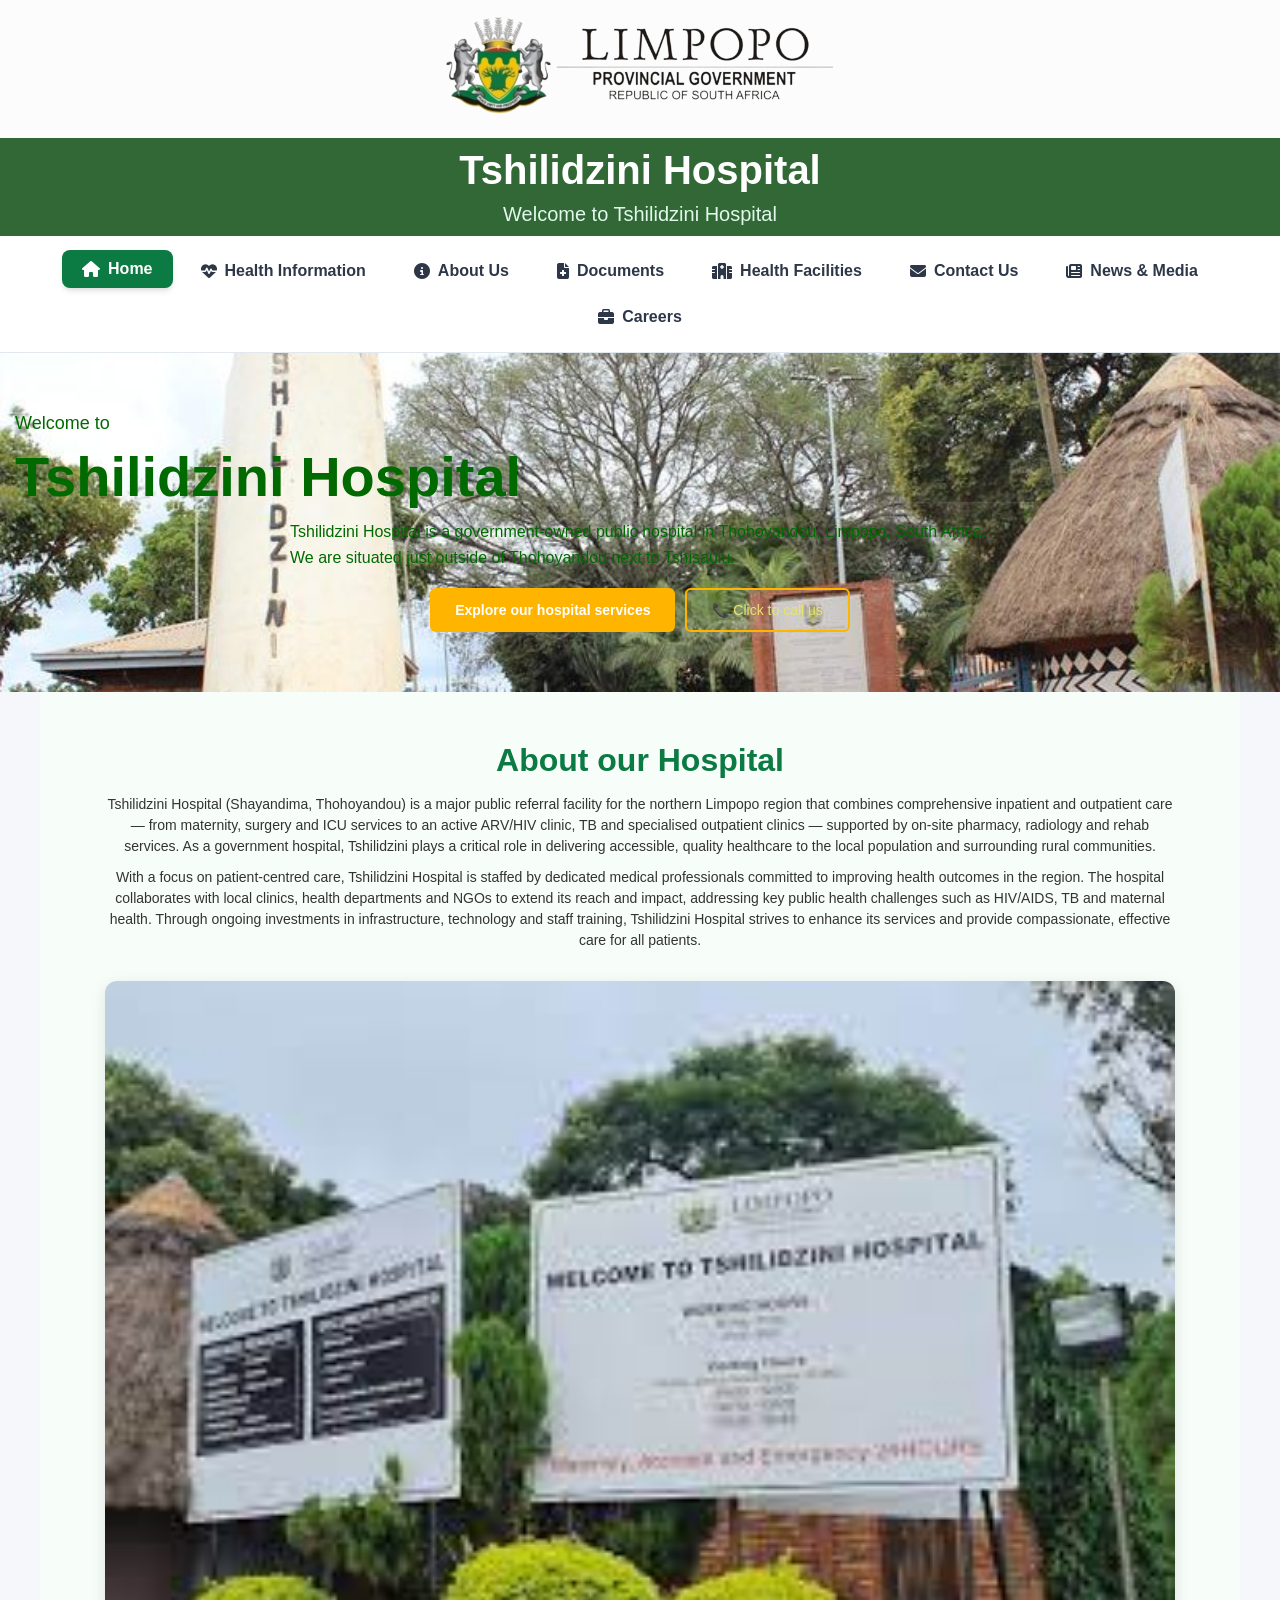
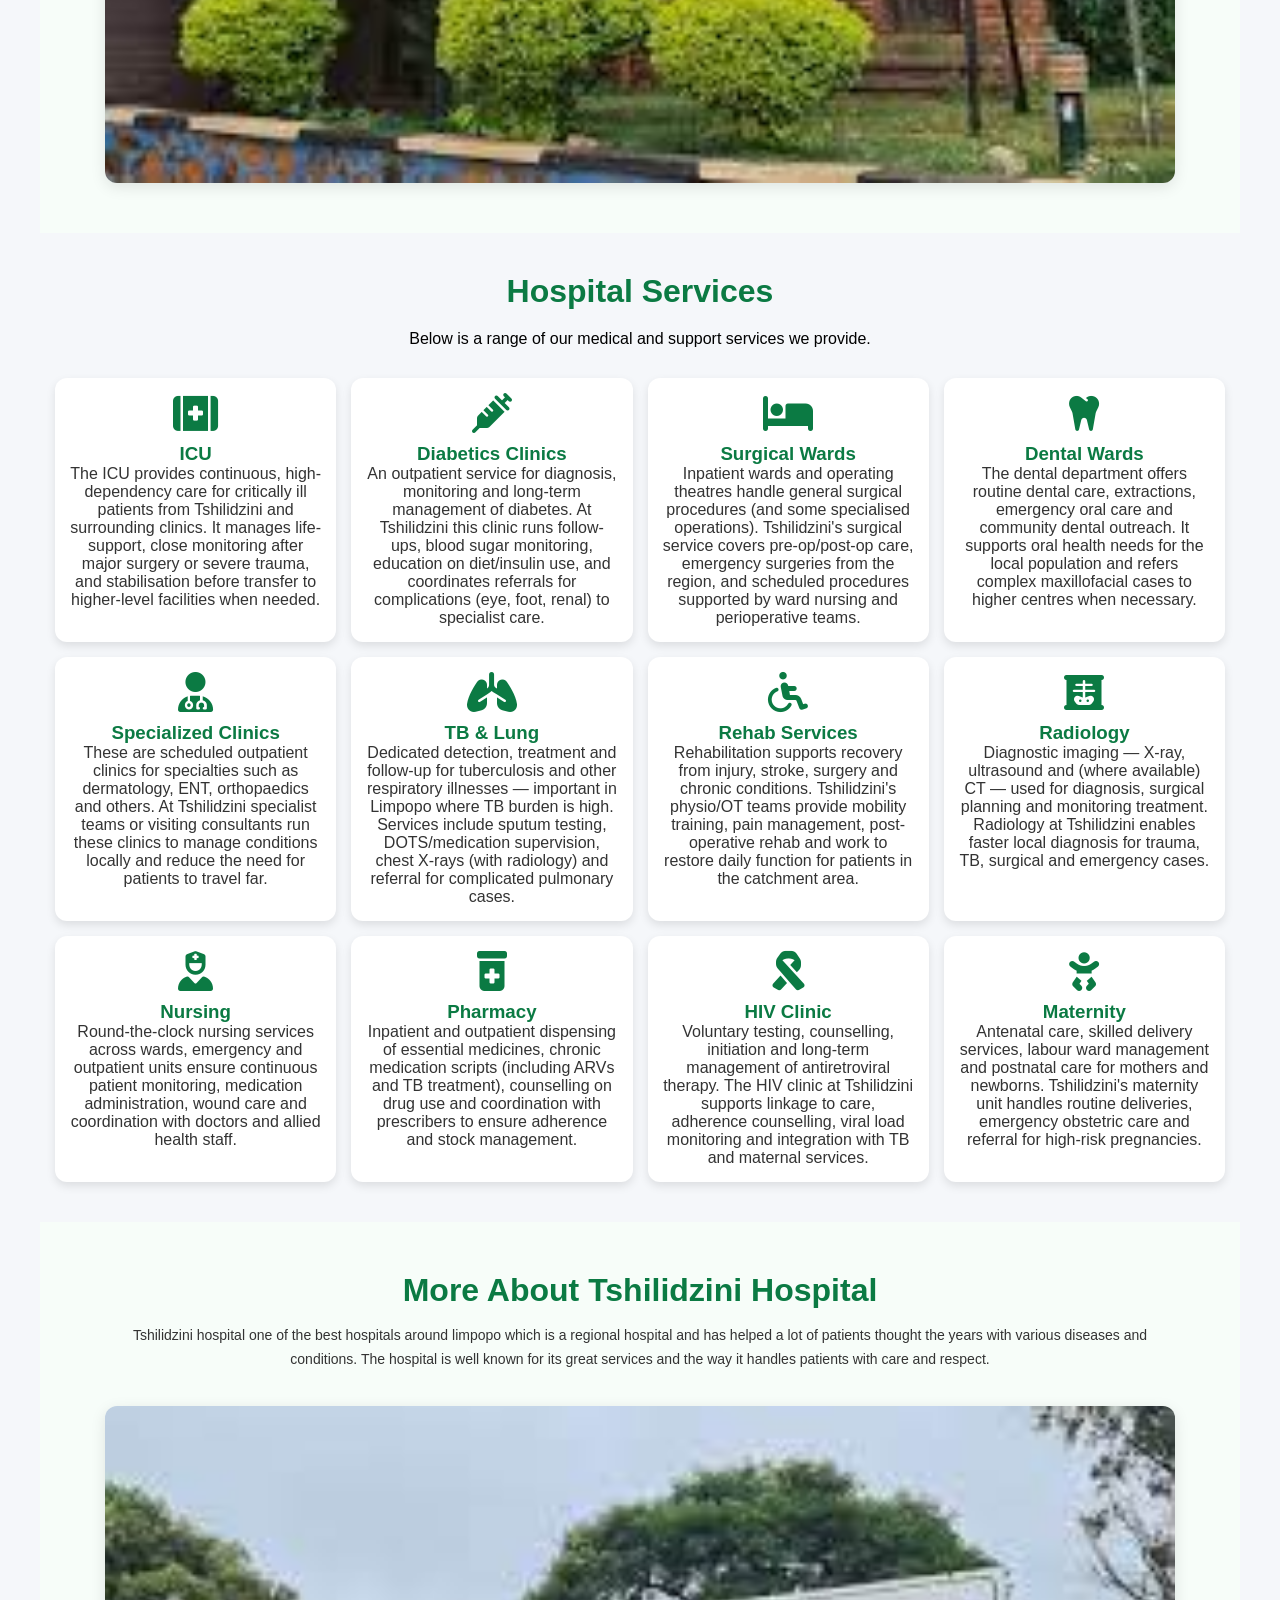
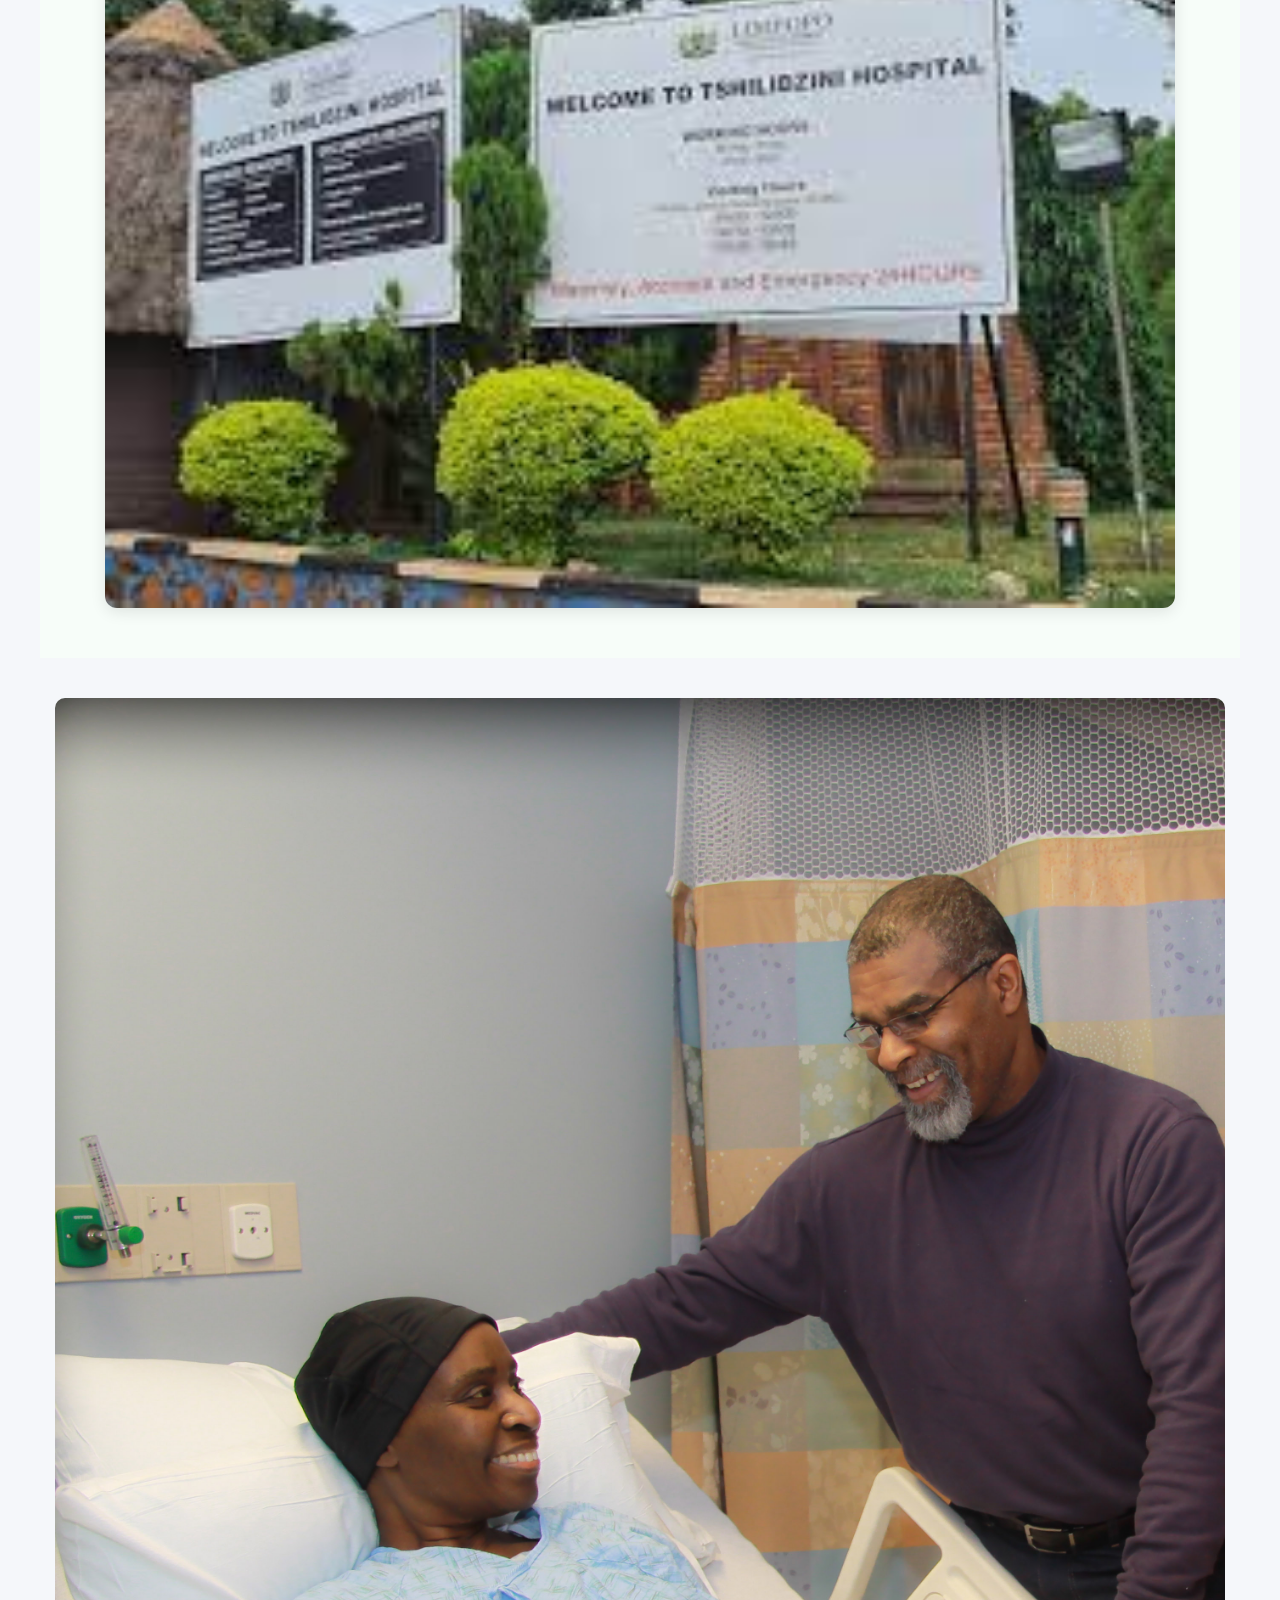
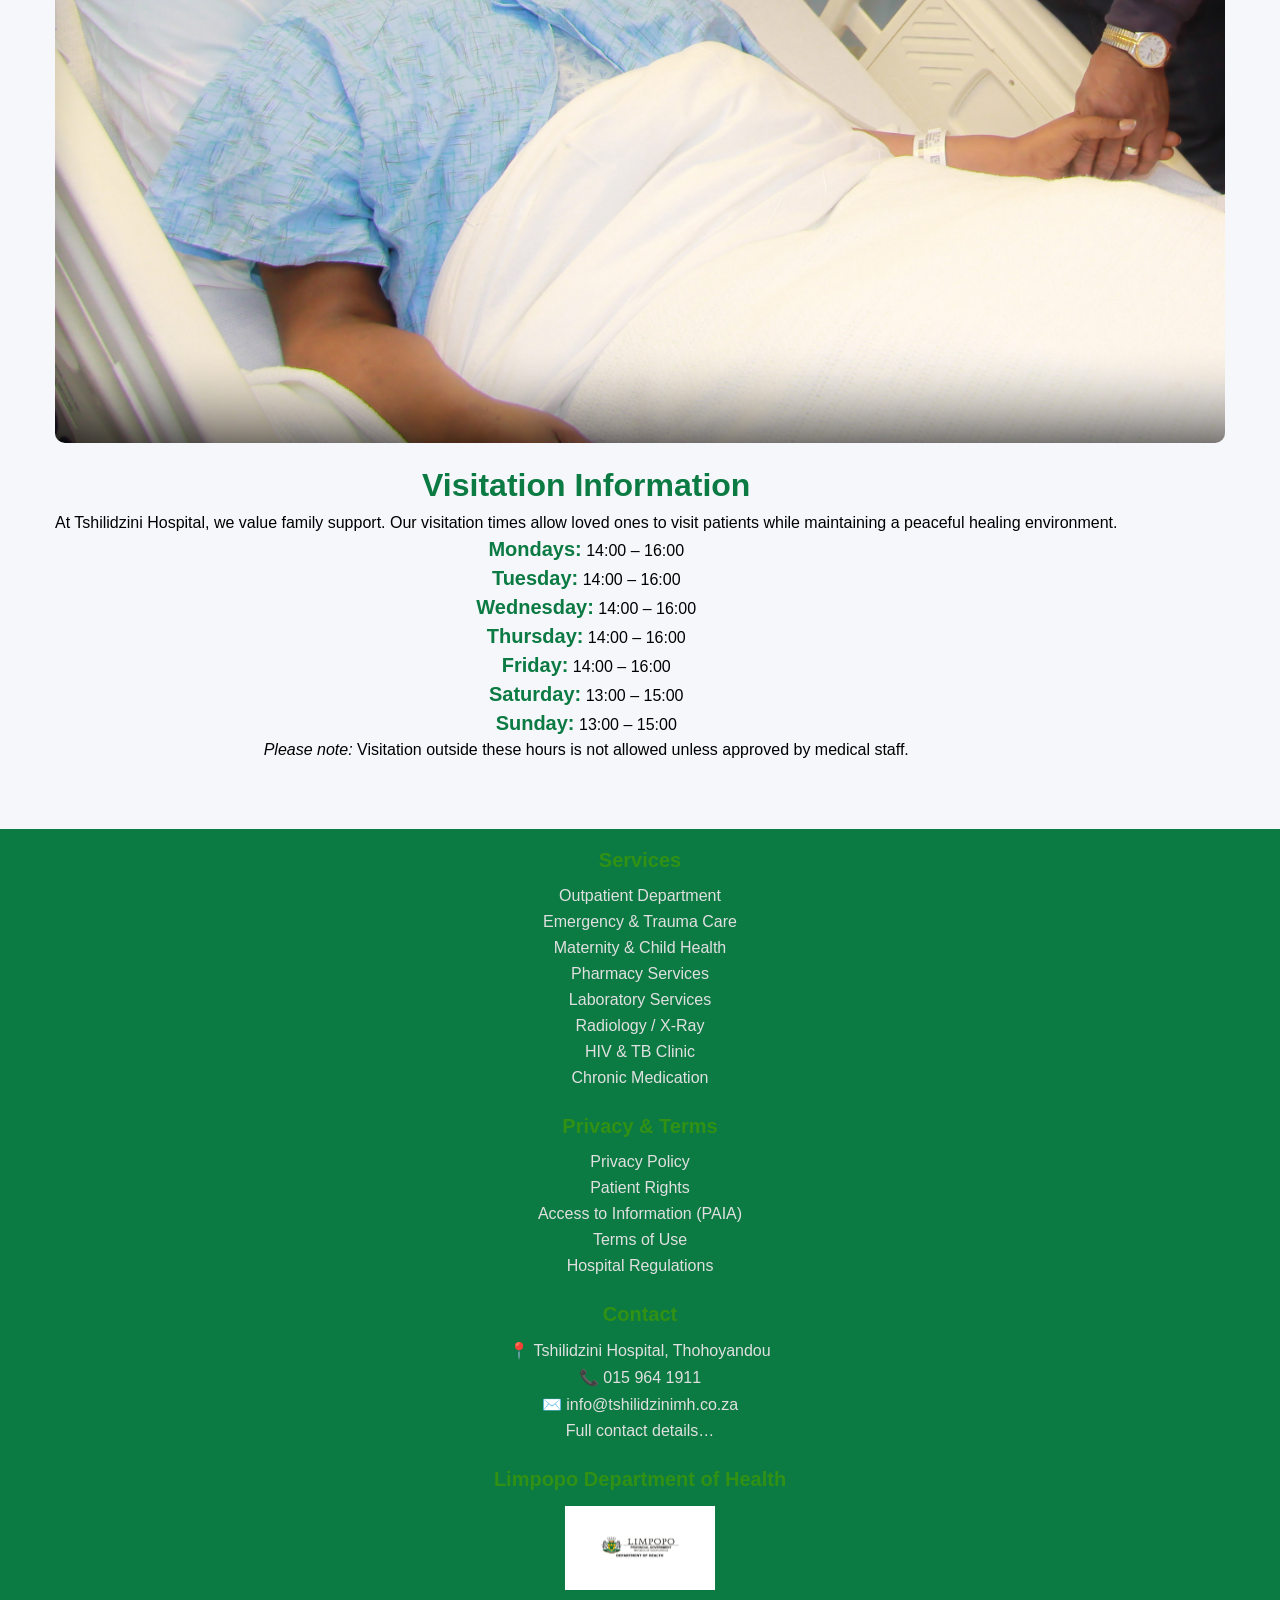
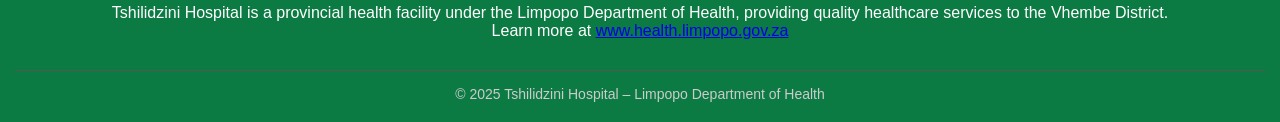
<file: index.html>
<!DOCTYPE html>
<html lang="en">
<head>
  <meta charset="UTF-8" />
  <meta name="viewport" content="width=device-width, initial-scale=1.0">
  <title>Tshilidzini Hospital</title>
  <link rel="stylesheet" href="https://cdnjs.cloudflare.com/ajax/libs/font-awesome/4.7.0/css/font-awesome.min.css" />
  <link rel="stylesheet" href="css/index.css" />
  <link rel="stylesheet" href="https://cdnjs.cloudflare.com/ajax/libs/font-awesome/6.5.0/css/all.min.css">
   <link rel="stylesheet" href="css/navbar.css">
   <!-- Google tag (gtag.js) -->
<script async src="https://www.googletagmanager.com/gtag/js?id=G-FHBEJPBNWZ"></script>
<script>
  window.dataLayer = window.dataLayer || [];
  function gtag(){dataLayer.push(arguments);}
  gtag('js', new Date());

  gtag('config', 'G-FHBEJPBNWZ');
</script>
</head>

<body>
  <!-- Primary Header -->
  <div id="primary_header">
     <img id="logo" src="images/limpop-province.png" alt="Limpopo Province Logo">
        <a href="javascript:void(0);" class="icon" id="menu-btn" onclick="toggleNavbar()">
            <i class="fas fa-bars"></i>
        </a>
    </div>

  <!-- Secondary Header -->
  <div id="secondary_header">
    <h1>Tshilidzini Hospital</h1>
    <p class="visitation-note" id="switch-text"></p>
  </div>

  <!-- Navigation -->
    <nav id="navbar">
        <a class="active" href="index.html"><i class="fas fa-home"></i> Home</a>
        <a  href="hospital.html"><i class="fas fa-heartbeat"></i> Health Information</a>
        <a href="about.html"><i class="fas fa-info-circle"></i> About Us</a>
        <a href="documents.html"><i class="fas fa-file-medical"></i> Documents</a>
        <a href="healthfacility.html"><i class="fas fa-hospital"></i> Health Facilities</a>
        <a href="contact.html"><i class="fas fa-envelope"></i> Contact Us</a>
        <a href="news.html"><i class="fas fa-newspaper"></i> News & Media</a>
        <a href="jobs.html"><i class="fas fa-briefcase"></i> Careers</a>

    </nav>

  <!-- Hero Section -->
  <section class="hero-section" style="background:url('images/R.jpg') center/cover no-repeat; color:rgb(0, 105, 0);">
    <p style="font-size:clamp(16px, 3vw, 18px);">Welcome to</p>
    <h1 style="font-size:clamp(2rem, 8vw, 3.5rem); font-weight:bold; margin:10px 0;">Tshilidzini Hospital</h1>
    <p style="max-width:700px; line-height:1.6; margin:0 auto;">
      Tshilidzini Hospital is a government-owned public hospital in Thohoyandou, Limpopo, South Africa.
      We are situated just outside of Thohoyandou next to Tshisaulu.
    </p>
    <br>
    <div style="display: flex; gap: 10px; justify-content: center; flex-wrap: wrap;">
      <button style="padding:12px 25px; background:#ffb400; border:none; border-radius:6px; cursor:pointer; font-weight:bold; font-size:14px;">Explore our hospital services</button>
      <button style="padding:12px 25px; background:transparent; border:2px solid #ffb400; border-radius:6px; cursor:pointer; color:rgb(228, 228, 111); font-size:14px;">📞 Click to call us</button>
    </div>
  </section>

  <section id="about">
    <div class="about">
      <div>
        <h2>About our Hospital</h2>
        <p>Tshilidzini Hospital (Shayandima, Thohoyandou) is a major public referral facility for the northern 
           Limpopo region that combines comprehensive inpatient and outpatient care — from maternity, surgery and
           ICU services to an active ARV/HIV clinic, TB and specialised outpatient clinics — supported by on-site pharmacy,
           radiology and rehab services. As a government hospital, Tshilidzini plays a critical role in delivering accessible,
           quality healthcare to the local population and surrounding rural communities.</p>  
        <p>
          With a focus on patient-centred care, Tshilidzini Hospital is staffed by dedicated medical professionals
          committed to improving health outcomes in the region. The hospital collaborates with local clinics,
          health departments and NGOs to extend its reach and impact, addressing key public health challenges
          such as HIV/AIDS, TB and maternal health. Through ongoing investments in infrastructure, technology
          and staff training, Tshilidzini Hospital strives to enhance its services and provide compassionate,
          effective care for all patients.
        </p>
      </div>
      <img src="images/Tshilidzini-Hospital.jpg" alt="Tshilidzini Hospital Building"/>
    </div>
  </section>

  <section id="services" class="services">
    <h2>Hospital Services</h2>
    <p>Below is a range of our medical and support services we provide.</p>
    
    <div class="services-grid">
      <div class="card">  
        <i class="fa-solid fa-kit-medical icon"></i>
        <h3>ICU</h3>
        <p class="paragraph">The ICU provides continuous, high-dependency care for critically ill patients from Tshilidzini and surrounding clinics. It manages life-support, 
          close monitoring after major surgery or severe trauma, and stabilisation before
          transfer to higher-level facilities when needed.</p>
      </div>

      <div class="card"> 
        <i class="fa-solid fa-syringe icon"></i>
        <h3>Diabetics Clinics</h3> 
        <p class="paragraph">An outpatient service for diagnosis, monitoring and long-term management of diabetes. At Tshilidzini this clinic runs follow-ups, blood sugar monitoring,
          education on diet/insulin use, and coordinates referrals for 
          complications (eye, foot, renal) to specialist care.</p>
      </div>

      <div class="card">
        <i class="fa-solid fa-bed icon"></i>
        <h3>Surgical Wards</h3> 
        <p class="paragraph">Inpatient wards and operating theatres handle general surgical procedures (and some specialised operations). Tshilidzini's surgical service covers pre-op/post-op care, 
          emergency surgeries from the region, and scheduled procedures
          supported by ward nursing and perioperative teams.</p>
      </div>
       
      <div class="card">
        <i class="fa-solid fa-tooth icon"></i>
        <h3>Dental Wards</h3> 
        <p class="paragraph">The dental department offers routine dental care, extractions, emergency oral care and
          community dental outreach. It supports oral health needs for the local population 
          and refers complex maxillofacial cases to higher centres when necessary.</p>
      </div>

      <div class="card">
        <i class="fa-solid fa-user-doctor icon"></i>
        <h3>Specialized Clinics</h3> 
        <p class="paragraph">These are scheduled outpatient clinics for specialties such as dermatology, ENT, orthopaedics and others. At Tshilidzini specialist 
          teams or visiting consultants run these clinics to manage conditions 
          locally and reduce the need for patients to travel far.</p>
      </div>
   
      <div class="card">
        <i class="fa-solid fa-lungs icon"></i>
        <h3>TB & Lung</h3> 
        <p class="paragraph">Dedicated detection, treatment and follow-up for tuberculosis and 
          other respiratory illnesses — important in Limpopo where TB burden is high. 
          Services include sputum testing, DOTS/medication supervision, chest X-rays (with radiology) and referral for complicated pulmonary cases.</p>
      </div>
   
      <div class="card">
        <i class="fa-solid fa-wheelchair icon"></i>
        <h3>Rehab Services</h3> 
        <p class="paragraph">Rehabilitation supports recovery from injury, stroke, surgery and chronic conditions. Tshilidzini's physio/OT teams provide mobility training, 
          pain management, post-operative rehab and work to restore daily function for 
          patients in the catchment area.</p>
      </div>

      <div class="card">
        <i class="fa-solid fa-x-ray icon"></i>
        <h3>Radiology</h3> 
        <p class="paragraph">Diagnostic imaging — X-ray, ultrasound and (where available) CT — used for diagnosis, surgical planning and monitoring treatment.
          Radiology at Tshilidzini enables faster local diagnosis for trauma, TB, surgical and emergency cases.</p>
      </div>
 
      <div class="card"> 
        <i class="fa-solid fa-user-nurse icon"></i> 
        <h3>Nursing</h3> 
        <p class="paragraph">Round-the-clock nursing services across wards, emergency and outpatient units ensure continuous patient monitoring, 
          medication administration, wound care and coordination with doctors and allied health staff.</p>
      </div>
   
      <div class="card">  
        <i class="fa-solid fa-prescription-bottle-medical icon"></i>
        <h3>Pharmacy</h3> 
        <p class="paragraph">Inpatient and outpatient dispensing of essential medicines, chronic medication scripts (including ARVs and TB treatment), 
          counselling on drug use and coordination with prescribers to ensure adherence and stock management.</p>
      </div>
   
      <div class="card"> 
        <i class="fa-solid fa-ribbon icon"></i>
        <h3>HIV Clinic</h3>
        <p class="paragraph">Voluntary testing, counselling, initiation and long-term management of antiretroviral therapy. The HIV clinic at 
          Tshilidzini supports linkage to care, adherence counselling, viral load monitoring and integration with TB and maternal services.</p>
      </div>

      <div class="card">
        <i class="fa-solid fa-baby icon"></i>
        <h3>Maternity</h3> 
        <p class="paragraph">Antenatal care, skilled delivery services, labour ward management and postnatal care for mothers and newborns. 
          Tshilidzini's maternity unit handles routine deliveries, emergency obstetric care and referral for high-risk pregnancies.</p>
      </div>
    </div>
  </section>

  <section id="more-info">
    <div class="more-info">
      <div>
        <h2>More About Tshilidzini Hospital</h2>
        <p>Tshilidzini hospital one of the best hospitals around limpopo which is a regional hospital and has helped a lot of patients thought the years
          with various diseases and conditions. The hospital is well known for its great services and the way it handles
          patients with care and respect.
        </p>
      </div>
      <img src="images/Tshilidzini-Hospital.jpg" alt="Tshilidzini Hospital Interior"/>
    </div>
  </section>

  <section class="visit-section">
    <div class="visit-container">
      <!-- Left Image -->
      <div class="visit-image">
        <img src="images/visitations.jpeg" alt="Visitation Image">
      </div>

      <!-- Right Information -->
      <div class="visit-info">
        <h2 class="visit">Visitation Information</h2>
        <p>At Tshilidzini Hospital, we value family support. Our visitation times allow loved ones to visit patients while maintaining a peaceful healing environment.</p>

        <ul>
          <li><strong class="visit">Mondays:</strong> 14:00 – 16:00</li>
          <li><strong class="visit">Tuesday:</strong> 14:00 – 16:00</li>
          <li><strong class="visit">Wednesday:</strong> 14:00 – 16:00</li>
          <li><strong class="visit">Thursday:</strong> 14:00 – 16:00</li>
          <li><strong class="visit">Friday:</strong> 14:00 – 16:00</li>
          <li><strong class="visit">Saturday:</strong> 13:00 – 15:00</li>
          <li><strong class="visit">Sunday:</strong> 13:00 – 15:00</li>
        </ul>

        <p><em>Please note:</em> Visitation outside these hours is not allowed unless approved by medical staff.</p>
      </div>
    </div>
  </section>

  <footer class="footer">
    <div class="footer-container">
      <!-- Services -->
      <div class="footer-section">
        <h3>Services</h3>
        <ul>
          <li>Outpatient Department</li>
          <li>Emergency & Trauma Care</li>
          <li>Maternity & Child Health</li>
          <li>Pharmacy Services</li>
          <li>Laboratory Services</li>
          <li>Radiology / X-Ray</li>
          <li>HIV & TB Clinic</li>
          <li>Chronic Medication</li>
        </ul>
      </div>

      <!-- Privacy & Terms -->
      <div class="footer-section">
        <h3>Privacy & Terms</h3>
        <ul>
          <li>Privacy Policy</li>
          <li>Patient Rights</li>
          <li>Access to Information (PAIA)</li>
          <li>Terms of Use</li>
          <li>Hospital Regulations</li>
        </ul>
      </div>

      <!-- Contact -->
      <div class="footer-section">
        <h3>Contact</h3>
        <ul>
          <li>📍 Tshilidzini Hospital, Thohoyandou</li>
          <li>📞 015 964 1911</li>
          <li>✉️ info@tshilidzinimh.co.za</li>
          <li><a href="contact.html">Full contact details…</a></li>
        </ul>
      </div> 

      <!-- Right Side -->
      <div class="footer-section">
        <h3>Limpopo Department of Health</h3>
        <img src="images/limpopo-health-logo.png" alt="Limpopo Logo" class="footer-logo">
        <p>
          Tshilidzini Hospital is a provincial health facility under the 
          Limpopo Department of Health, providing quality healthcare 
          services to the Vhembe District.
        </p>
        <p>Learn more at <a href="#">www.health.limpopo.gov.za</a></p>
      </div>
    </div>

    <div class="footer-bottom">
      © 2025 Tshilidzini Hospital – Limpopo Department of Health
    </div>
  </footer>

  <script>
    function toggleNavbar() {
      let nav = document.getElementById("navbar");
      nav.classList.toggle("responsive");
    }

    const messages = [
      "Welcome to Tshilidzini Hospital",
      "Visiting Hours Monday-Friday: 10:00–12:00 and 14:00–16:00"
    ];

    let index = 0;
    const textElement = document.getElementById("switch-text");

    function changeText() {
      textElement.style.opacity = 0; // fade out
      setTimeout(() => {
        textElement.textContent = messages[index];
        textElement.style.opacity = 1; // fade in
        index = (index + 1) % messages.length;
      }, 500);
    }

    changeText();               // show first message immediately
    setInterval(changeText, 4000); // change every 4 seconds (increased from 2)
  </script>
</body>
</html>
</file>
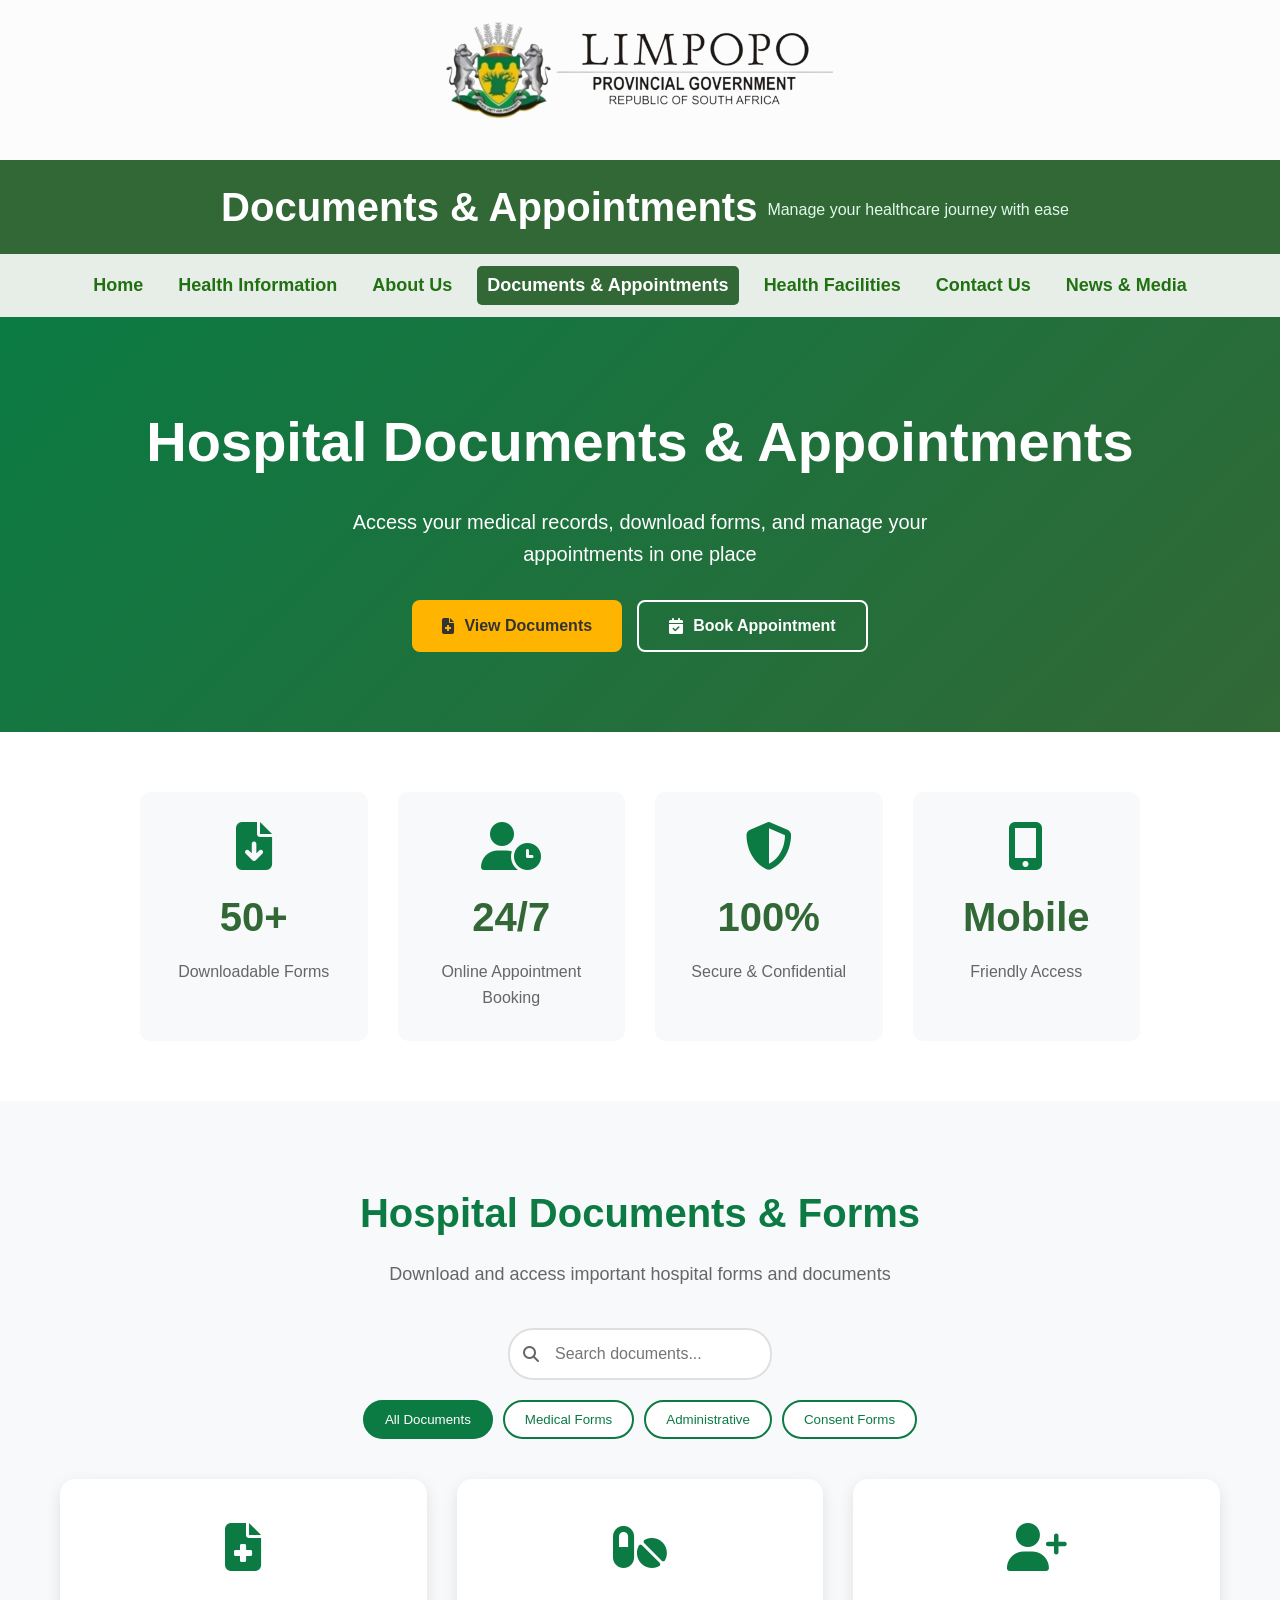
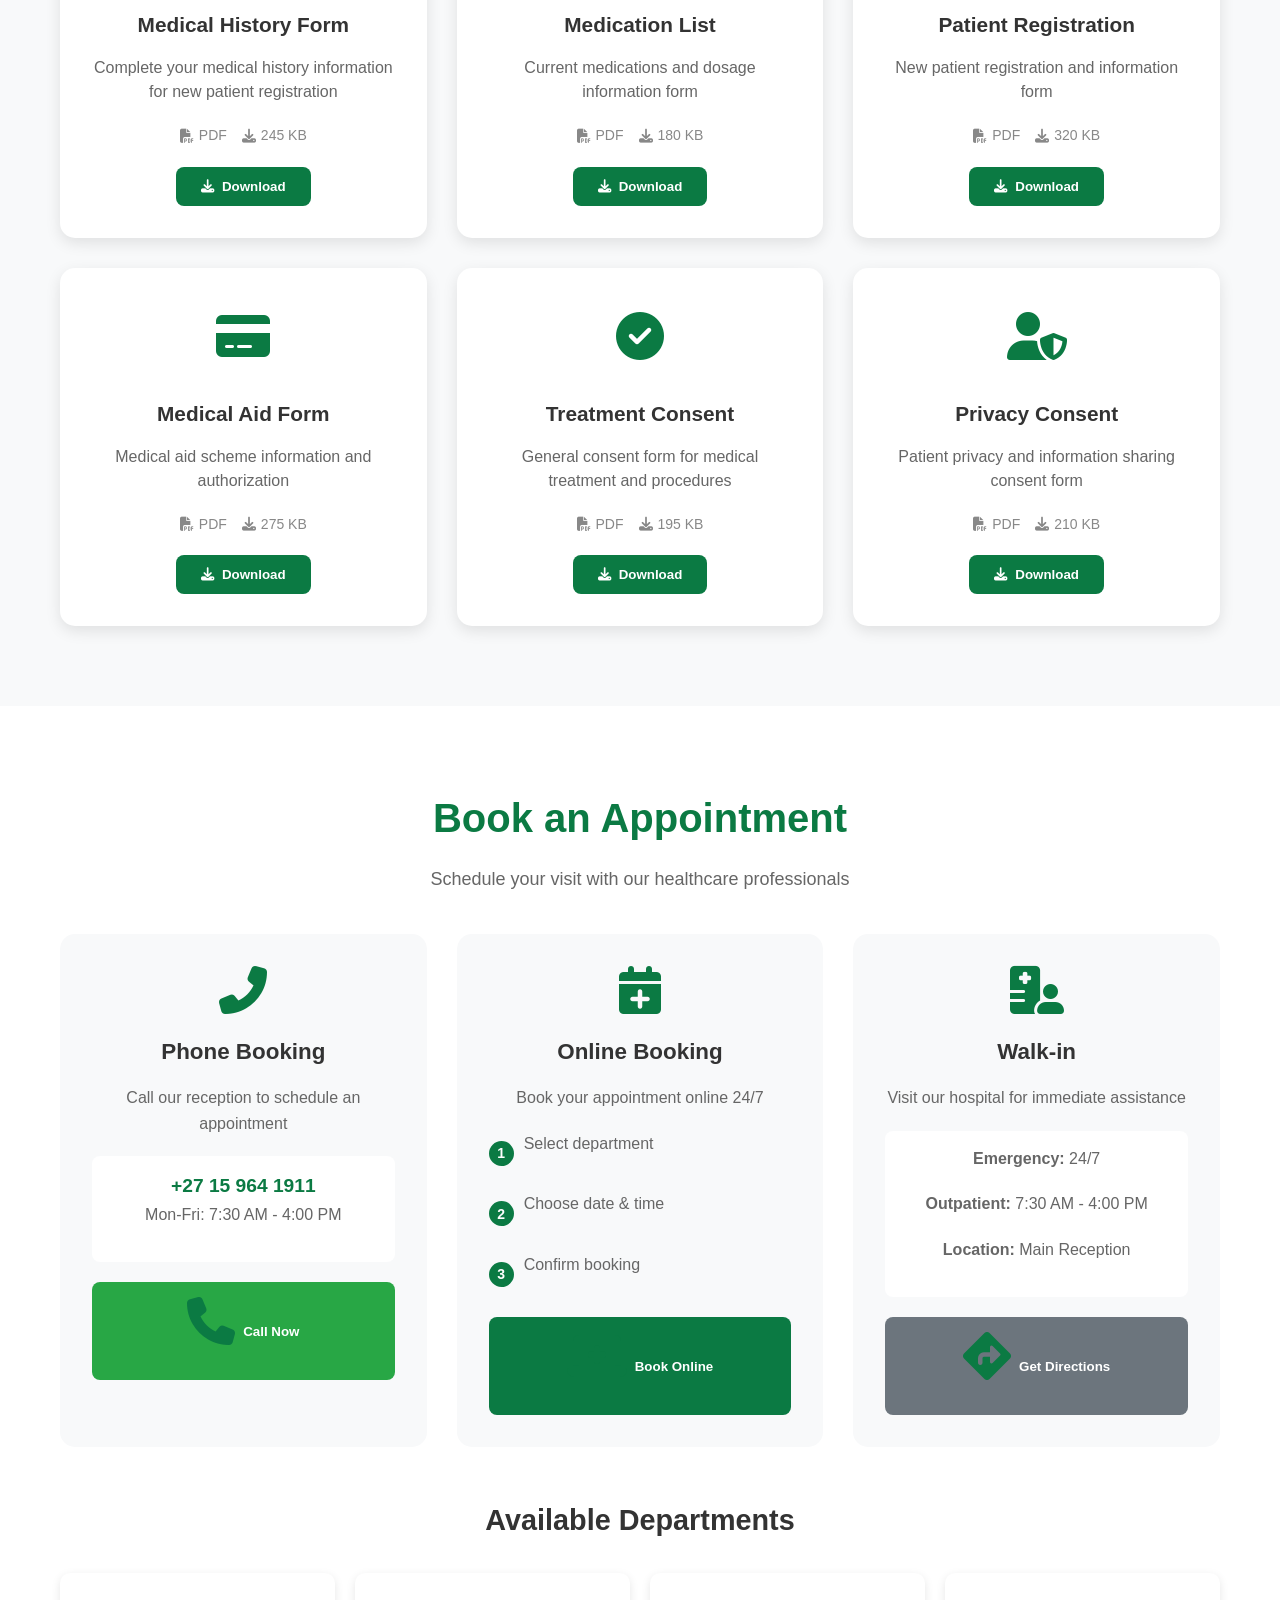
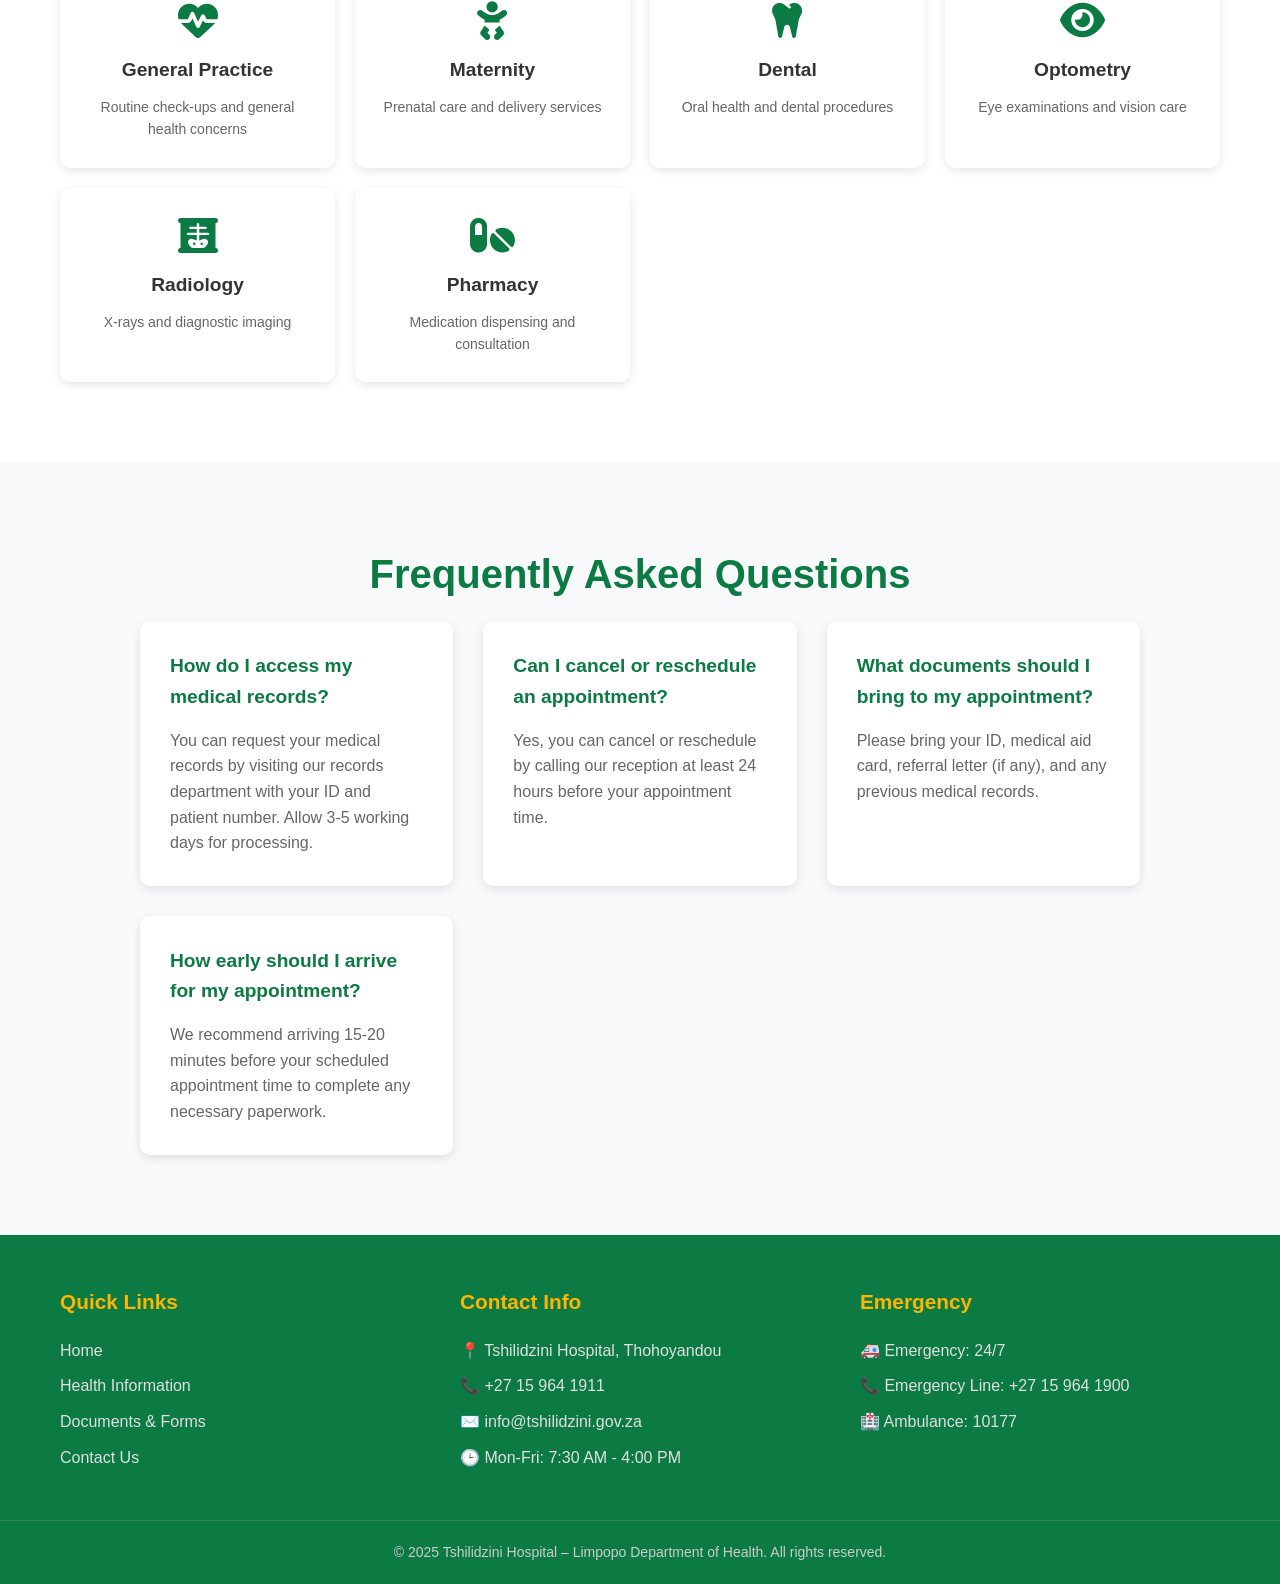
<file: document.html>
<!DOCTYPE html>
<html lang="en">
<head>
    <meta charset="UTF-8">
    <meta name="viewport" content="width=device-width, initial-scale=1.0">
    <title>Documents & Appointments - Tshilidzini Hospital</title>
    <link rel="stylesheet" href="https://cdnjs.cloudflare.com/ajax/libs/font-awesome/6.5.0/css/all.min.css">
    <link rel="stylesheet" href="document.css">
</head>
<body>
    <!-- Header Section -->
    <header id="primary_header">
        <img id="logo" src="images/limpop-province.png" alt="Limpopo Province Logo">
    </header>

    <!-- Secondary Header -->
    <div id="secondary_header">
        <h1>Documents & Appointments</h1>
        <p class="visitation-note">Manage your healthcare journey with ease</p>
    </div>

    <!-- Navigation -->
    <nav id="navbar">
        <a href="index.html">Home</a>
        <a href="health.html">Health Information</a>
        <a href="about.html">About Us</a>
        <a class="active" href="documents.html">Documents & Appointments</a>
        <a href="facilities.html">Health Facilities</a>
        <a href="contact.html">Contact Us</a>
        <a href="news.html">News & Media</a>
    </nav>

    <!-- Hero Section -->
    <section class="documents-hero">
        <div class="hero-content">
            <h1>Hospital Documents & Appointments</h1>
            <p>Access your medical records, download forms, and manage your appointments in one place</p>
            <div class="hero-buttons">
                <button class="btn-primary" onclick="scrollToSection('documents')">
                    <i class="fas fa-file-medical"></i> View Documents
                </button>
                <button class="btn-secondary" onclick="scrollToSection('appointments')">
                    <i class="fas fa-calendar-check"></i> Book Appointment
                </button>
            </div>
        </div>
    </section>

    <!-- Quick Stats -->
    <section class="quick-stats">
        <div class="stats-container">
            <div class="stat-card">
                <i class="fas fa-file-download"></i>
                <h3>50+</h3>
                <p>Downloadable Forms</p>
            </div>
            <div class="stat-card">
                <i class="fas fa-user-clock"></i>
                <h3>24/7</h3>
                <p>Online Appointment Booking</p>
            </div>
            <div class="stat-card">
                <i class="fas fa-shield-alt"></i>
                <h3>100%</h3>
                <p>Secure & Confidential</p>
            </div>
            <div class="stat-card">
                <i class="fas fa-mobile-alt"></i>
                <h3>Mobile</h3>
                <p>Friendly Access</p>
            </div>
        </div>
    </section>

    <!-- Documents Section -->
    <section id="documents" class="documents-section">
        <div class="container">
            <h2 class="section-title">Hospital Documents & Forms</h2>
            <p class="section-subtitle">Download and access important hospital forms and documents</p>

            <!-- Search and Filter -->
            <div class="search-filter">
                <div class="search-box">
                    <i class="fas fa-search"></i>
                    <input type="text" id="documentSearch" placeholder="Search documents...">
                </div>
                <div class="filter-buttons">
                    <button class="filter-btn active" data-filter="all">All Documents</button>
                    <button class="filter-btn" data-filter="medical">Medical Forms</button>
                    <button class="filter-btn" data-filter="administrative">Administrative</button>
                    <button class="filter-btn" data-filter="consent">Consent Forms</button>
                </div>
            </div>

            <!-- Documents Grid -->
            <div class="documents-grid">
                <!-- Medical Forms -->
                <div class="document-card" data-category="medical">
                    <div class="document-icon">
                        <i class="fas fa-file-medical"></i>
                    </div>
                    <h3>Medical History Form</h3>
                    <p>Complete your medical history information for new patient registration</p>
                    <div class="document-meta">
                        <span><i class="fas fa-file-pdf"></i> PDF</span>
                        <span><i class="fas fa-download"></i> 245 KB</span>
                    </div>
                    <button class="download-btn">
                        <i class="fas fa-download"></i> Download
                    </button>
                </div>

                <div class="document-card" data-category="medical">
                    <div class="document-icon">
                        <i class="fas fa-pills"></i>
                    </div>
                    <h3>Medication List</h3>
                    <p>Current medications and dosage information form</p>
                    <div class="document-meta">
                        <span><i class="fas fa-file-pdf"></i> PDF</span>
                        <span><i class="fas fa-download"></i> 180 KB</span>
                    </div>
                    <button class="download-btn">
                        <i class="fas fa-download"></i> Download
                    </button>
                </div>

                <!-- Administrative Forms -->
                <div class="document-card" data-category="administrative">
                    <div class="document-icon">
                        <i class="fas fa-user-plus"></i>
                    </div>
                    <h3>Patient Registration</h3>
                    <p>New patient registration and information form</p>
                    <div class="document-meta">
                        <span><i class="fas fa-file-pdf"></i> PDF</span>
                        <span><i class="fas fa-download"></i> 320 KB</span>
                    </div>
                    <button class="download-btn">
                        <i class="fas fa-download"></i> Download
                    </button>
                </div>

                <div class="document-card" data-category="administrative">
                    <div class="document-icon">
                        <i class="fas fa-credit-card"></i>
                    </div>
                    <h3>Medical Aid Form</h3>
                    <p>Medical aid scheme information and authorization</p>
                    <div class="document-meta">
                        <span><i class="fas fa-file-pdf"></i> PDF</span>
                        <span><i class="fas fa-download"></i> 275 KB</span>
                    </div>
                    <button class="download-btn">
                        <i class="fas fa-download"></i> Download
                    </button>
                </div>

                <!-- Consent Forms -->
                <div class="document-card" data-category="consent">
                    <div class="document-icon">
                        <i class="fas fa-check-circle"></i>
                    </div>
                    <h3>Treatment Consent</h3>
                    <p>General consent form for medical treatment and procedures</p>
                    <div class="document-meta">
                        <span><i class="fas fa-file-pdf"></i> PDF</span>
                        <span><i class="fas fa-download"></i> 195 KB</span>
                    </div>
                    <button class="download-btn">
                        <i class="fas fa-download"></i> Download
                    </button>
                </div>

                <div class="document-card" data-category="consent">
                    <div class="document-icon">
                        <i class="fas fa-user-shield"></i>
                    </div>
                    <h3>Privacy Consent</h3>
                    <p>Patient privacy and information sharing consent form</p>
                    <div class="document-meta">
                        <span><i class="fas fa-file-pdf"></i> PDF</span>
                        <span><i class="fas fa-download"></i> 210 KB</span>
                    </div>
                    <button class="download-btn">
                        <i class="fas fa-download"></i> Download
                    </button>
                </div>
            </div>
        </div>
    </section>

    <!-- Appointments Section -->
    <section id="appointments" class="appointments-section">
        <div class="container">
            <h2 class="section-title">Book an Appointment</h2>
            <p class="section-subtitle">Schedule your visit with our healthcare professionals</p>

            <div class="appointment-container">
                <!-- Appointment Options -->
                <div class="appointment-options">
                    <div class="option-card">
                        <i class="fas fa-phone-alt"></i>
                        <h3>Phone Booking</h3>
                        <p>Call our reception to schedule an appointment</p>
                        <div class="contact-info">
                            <strong>+27 15 964 1911</strong>
                            <p>Mon-Fri: 7:30 AM - 4:00 PM</p>
                        </div>
                        <button class="btn-call">
                            <i class="fas fa-phone"></i> Call Now
                        </button>
                    </div>

                    <div class="option-card">
                        <i class="fas fa-calendar-plus"></i>
                        <h3>Online Booking</h3>
                        <p>Book your appointment online 24/7</p>
                        <div class="booking-steps">
                            <div class="step">
                                <span>1</span>
                                <p>Select department</p>
                            </div>
                            <div class="step">
                                <span>2</span>
                                <p>Choose date & time</p>
                            </div>
                            <div class="step">
                                <span>3</span>
                                <p>Confirm booking</p>
                            </div>
                        </div>
                        <button class="btn-book-online" onclick="openBookingModal()">
                            <i class="fas fa-laptop-medical"></i> Book Online
                        </button>
                    </div>

                    <div class="option-card">
                        <i class="fas fa-hospital-user"></i>
                        <h3>Walk-in</h3>
                        <p>Visit our hospital for immediate assistance</p>
                        <div class="walkin-info">
                            <p><strong>Emergency:</strong> 24/7</p>
                            <p><strong>Outpatient:</strong> 7:30 AM - 4:00 PM</p>
                            <p><strong>Location:</strong> Main Reception</p>
                        </div>
                        <button class="btn-directions">
                            <i class="fas fa-directions"></i> Get Directions
                        </button>
                    </div>
                </div>

                <!-- Departments Grid -->
                <div class="departments-section">
                    <h3>Available Departments</h3>
                    <div class="departments-grid">
                        <div class="dept-card">
                            <i class="fas fa-heartbeat"></i>
                            <h4>General Practice</h4>
                            <p>Routine check-ups and general health concerns</p>
                        </div>
                        <div class="dept-card">
                            <i class="fas fa-baby"></i>
                            <h4>Maternity</h4>
                            <p>Prenatal care and delivery services</p>
                        </div>
                        <div class="dept-card">
                            <i class="fas fa-tooth"></i>
                            <h4>Dental</h4>
                            <p>Oral health and dental procedures</p>
                        </div>
                        <div class="dept-card">
                            <i class="fas fa-eye"></i>
                            <h4>Optometry</h4>
                            <p>Eye examinations and vision care</p>
                        </div>
                        <div class="dept-card">
                            <i class="fas fa-x-ray"></i>
                            <h4>Radiology</h4>
                            <p>X-rays and diagnostic imaging</p>
                        </div>
                        <div class="dept-card">
                            <i class="fas fa-pills"></i>
                            <h4>Pharmacy</h4>
                            <p>Medication dispensing and consultation</p>
                        </div>
                    </div>
                </div>
            </div>
        </div>
    </section>

    <!-- FAQ Section -->
    <section class="faq-section">
        <div class="container">
            <h2 class="section-title">Frequently Asked Questions</h2>
            <div class="faq-grid">
                <div class="faq-item">
                    <h3>How do I access my medical records?</h3>
                    <p>You can request your medical records by visiting our records department with your ID and patient number. Allow 3-5 working days for processing.</p>
                </div>
                <div class="faq-item">
                    <h3>Can I cancel or reschedule an appointment?</h3>
                    <p>Yes, you can cancel or reschedule by calling our reception at least 24 hours before your appointment time.</p>
                </div>
                <div class="faq-item">
                    <h3>What documents should I bring to my appointment?</h3>
                    <p>Please bring your ID, medical aid card, referral letter (if any), and any previous medical records.</p>
                </div>
                <div class="faq-item">
                    <h3>How early should I arrive for my appointment?</h3>
                    <p>We recommend arriving 15-20 minutes before your scheduled appointment time to complete any necessary paperwork.</p>
                </div>
            </div>
        </div>
    </section>

    <!-- Footer -->
    <footer class="footer">
        <div class="footer-container">
            <div class="footer-section">
                <h3>Quick Links</h3>
                <ul>
                    <li><a href="index.html">Home</a></li>
                    <li><a href="health.html">Health Information</a></li>
                    <li><a href="documents.html">Documents & Forms</a></li>
                    <li><a href="contact.html">Contact Us</a></li>
                </ul>
            </div>
            <div class="footer-section">
                <h3>Contact Info</h3>
                <ul>
                    <li>📍 Tshilidzini Hospital, Thohoyandou</li>
                    <li>📞 +27 15 964 1911</li>
                    <li>✉️ info@tshilidzini.gov.za</li>
                    <li>🕒 Mon-Fri: 7:30 AM - 4:00 PM</li>
                </ul>
            </div>
            <div class="footer-section">
                <h3>Emergency</h3>
                <ul>
                    <li>🚑 Emergency: 24/7</li>
                    <li>📞 Emergency Line: +27 15 964 1900</li>
                    <li>🏥 Ambulance: 10177</li>
                </ul>
            </div>
        </div>
        <div class="footer-bottom">
            © 2025 Tshilidzini Hospital – Limpopo Department of Health. All rights reserved.
        </div>
    </footer>

    <!-- Booking Modal -->
    <div id="bookingModal" class="modal">
        <div class="modal-content">
            <span class="close" onclick="closeBookingModal()">&times;</span>
            <h2>Book Appointment Online</h2>
            <form id="appointmentForm">
                <div class="form-group">
                    <label for="department">Select Department</label>
                    <select id="department" required>
                        <option value="">Choose Department</option>
                        <option value="general">General Practice</option>
                        <option value="maternity">Maternity</option>
                        <option value="dental">Dental</option>
                        <option value="optometry">Optometry</option>
                        <option value="radiology">Radiology</option>
                        <option value="pharmacy">Pharmacy</option>
                    </select>
                </div>
                <div class="form-group">
                    <label for="date">Preferred Date</label>
                    <input type="date" id="date" required>
                </div>
                <div class="form-group">
                    <label for="time">Preferred Time</label>
                    <select id="time" required>
                        <option value="">Select Time</option>
                        <option value="08:00">8:00 AM</option>
                        <option value="09:00">9:00 AM</option>
                        <option value="10:00">10:00 AM</option>
                        <option value="11:00">11:00 AM</option>
                        <option value="13:00">1:00 PM</option>
                        <option value="14:00">2:00 PM</option>
                        <option value="15:00">3:00 PM</option>
                    </select>
                </div>
                <div class="form-group">
                    <label for="reason">Reason for Visit</label>
                    <textarea id="reason" rows="3" placeholder="Briefly describe the reason for your appointment"></textarea>
                </div>
                <button type="submit" class="btn-submit">Submit Booking Request</button>
            </form>
        </div>
    </div>

    <script src="document.js"></script>
</body>
</html>
</file>
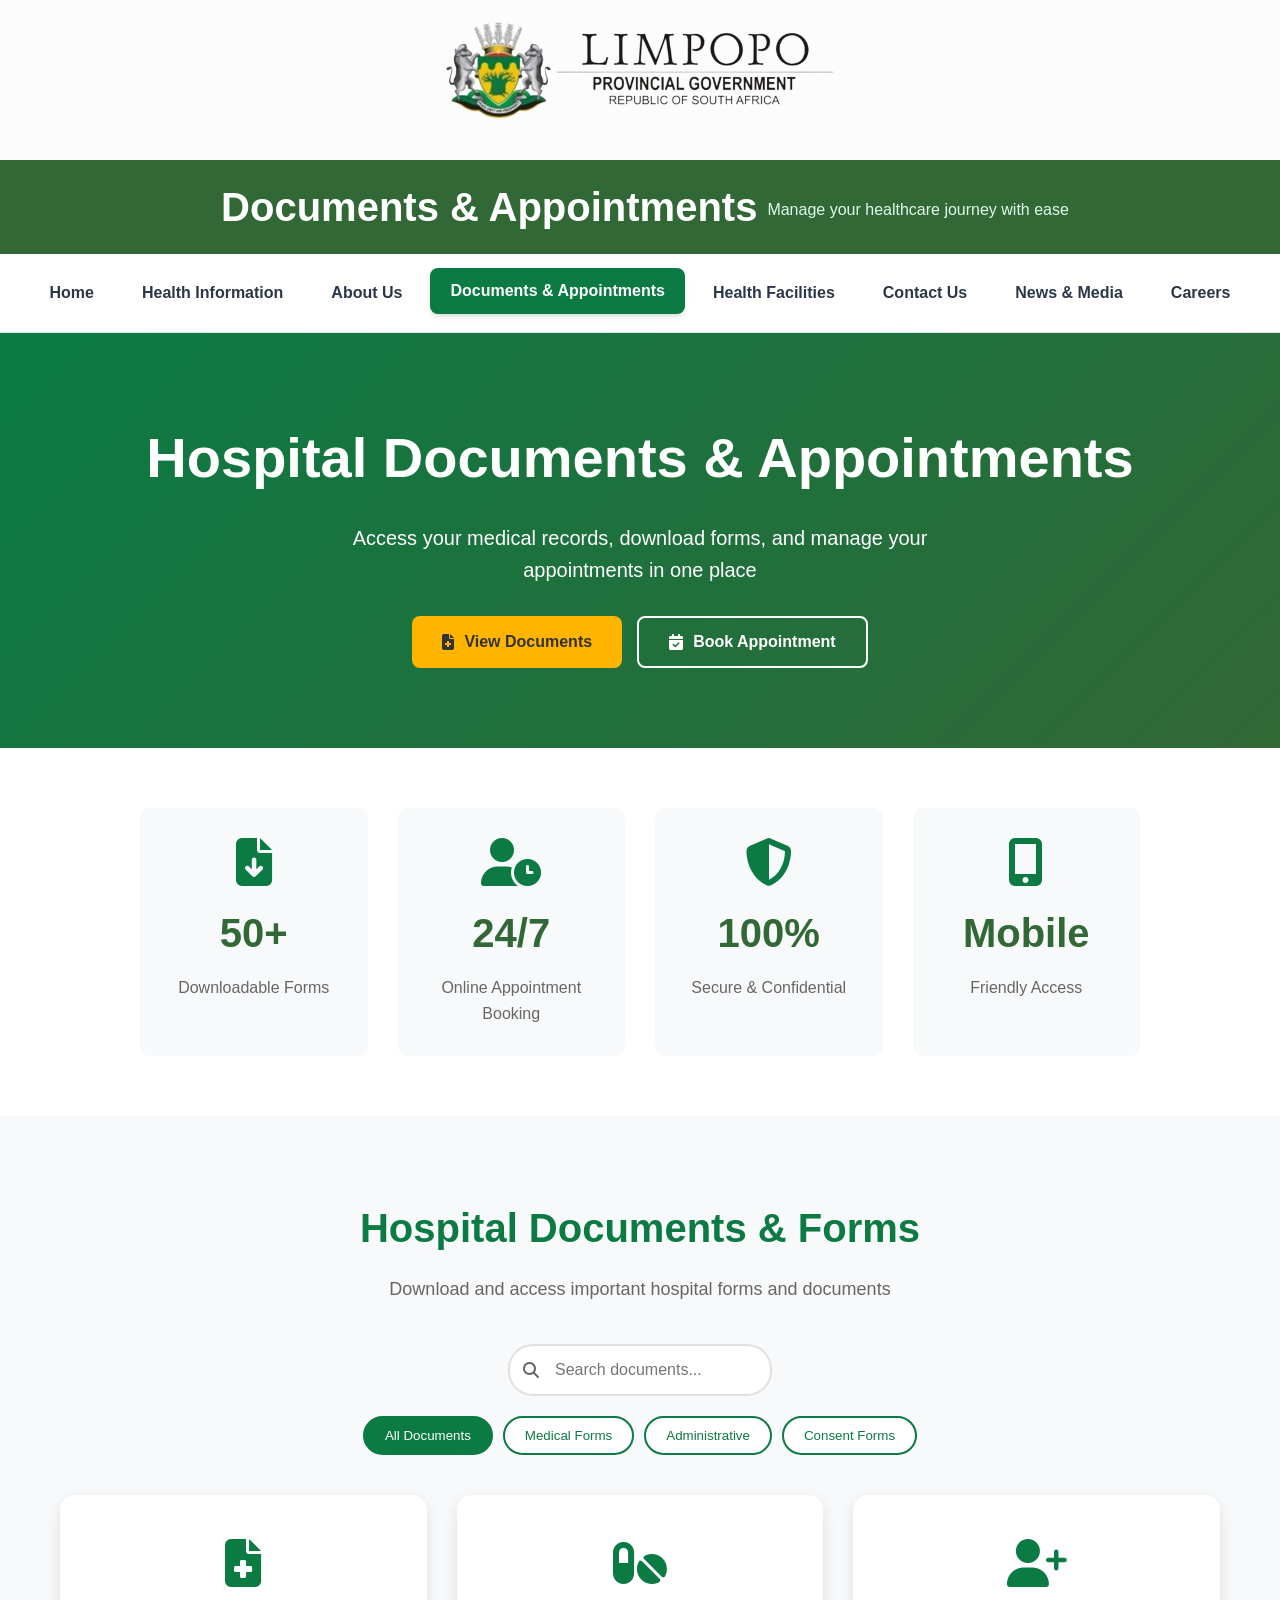
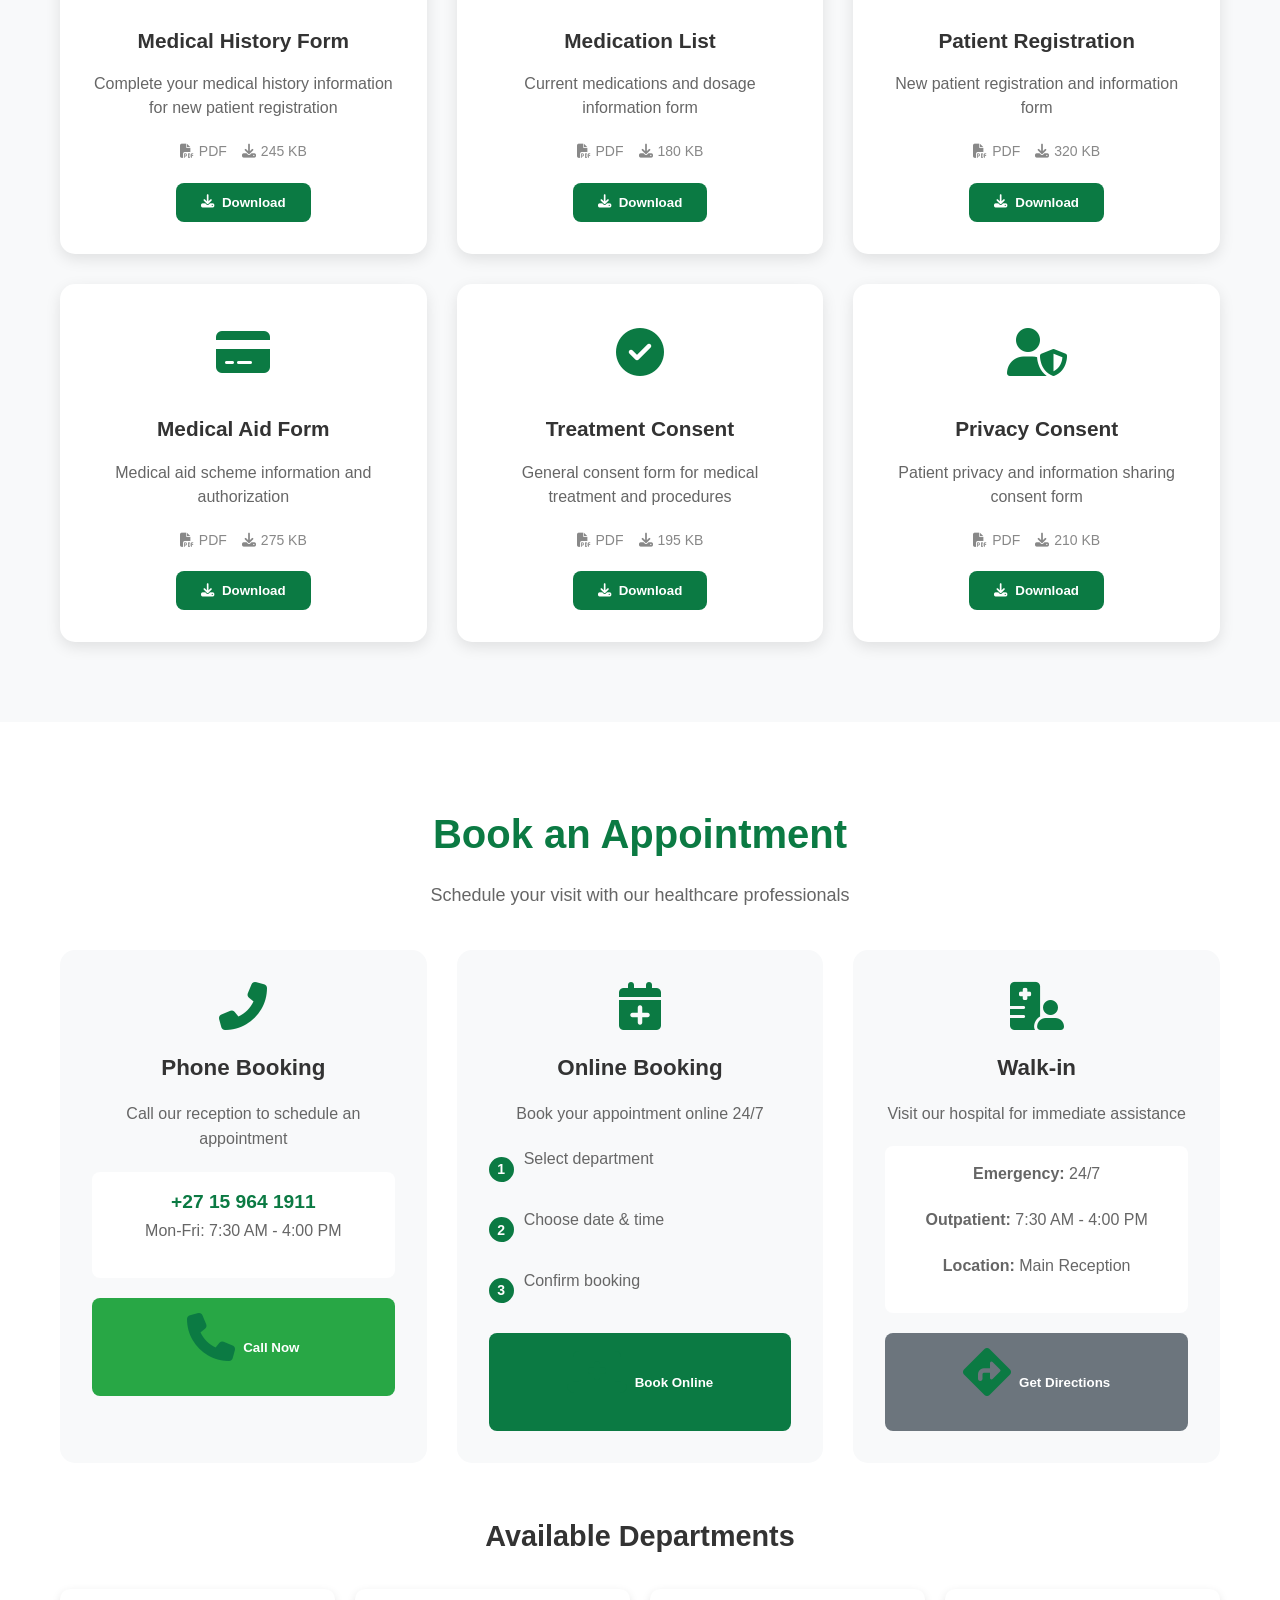
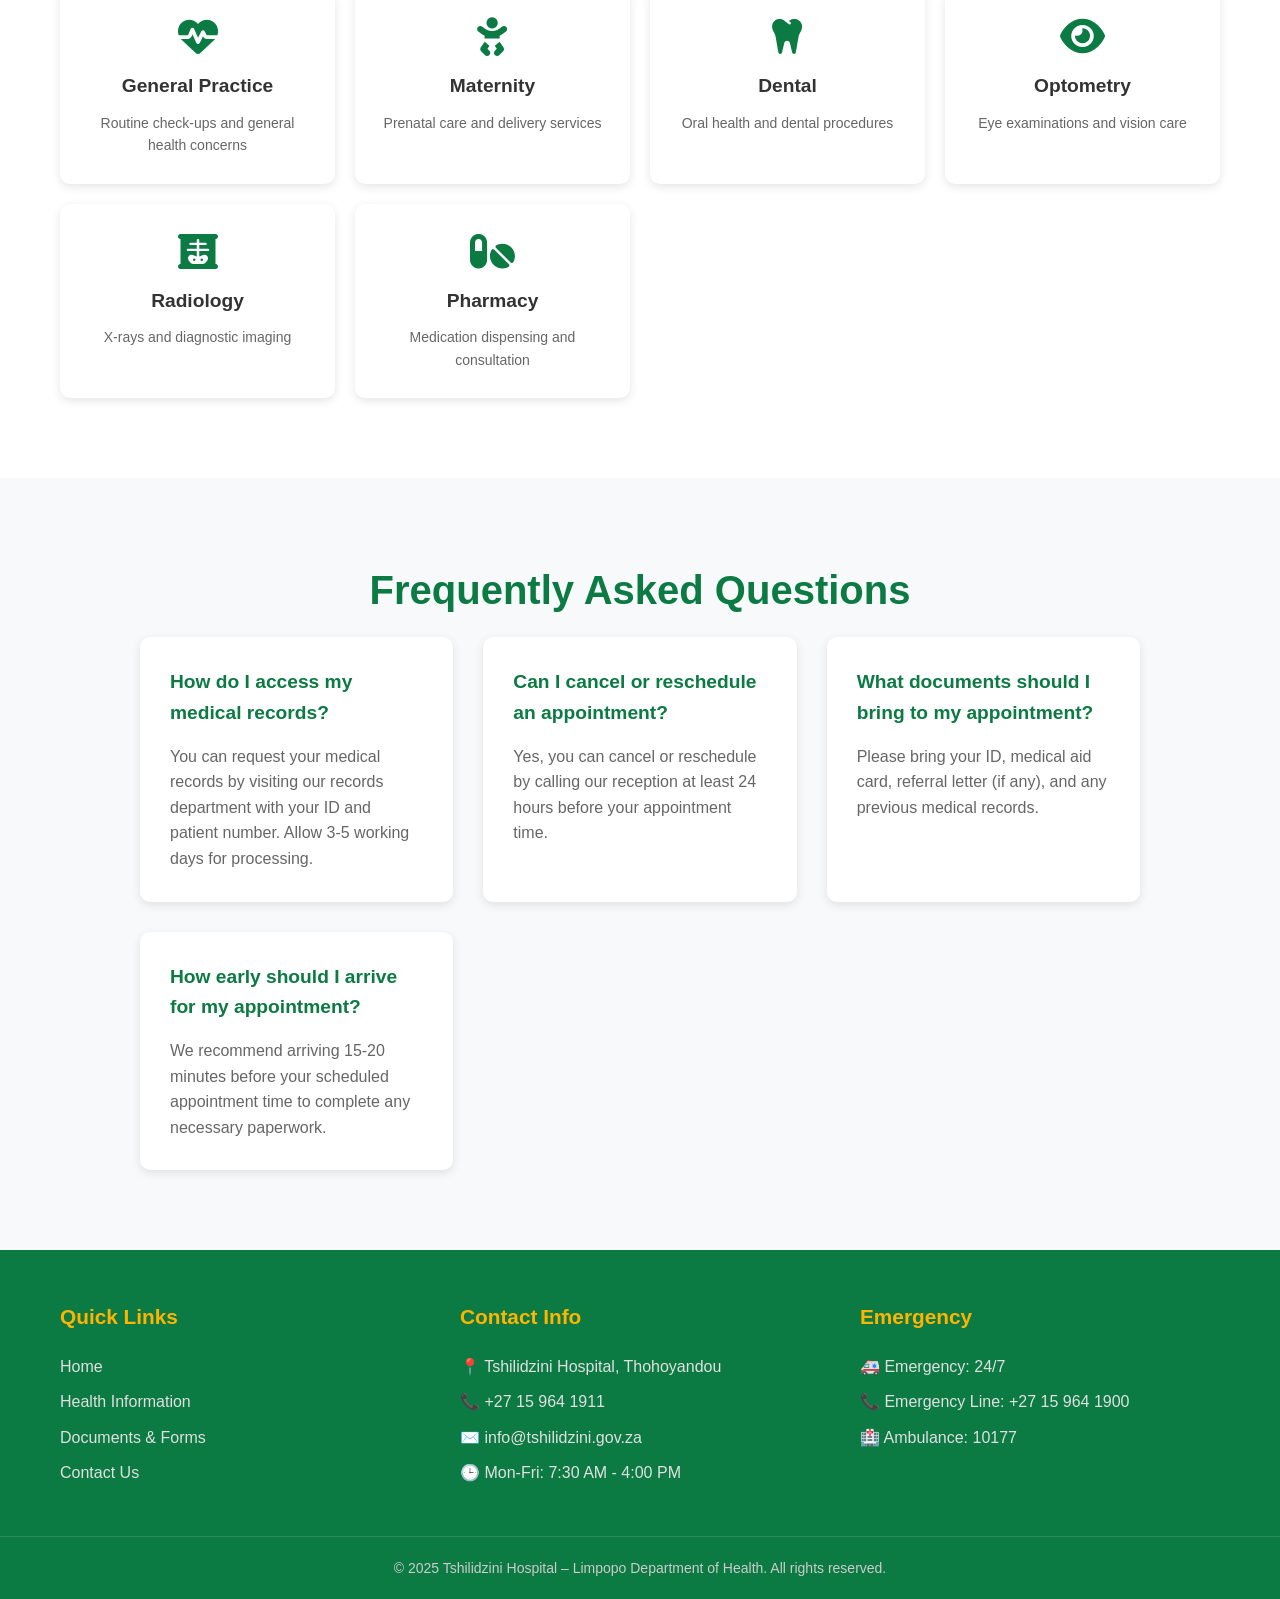
<file: documents.html>
<!DOCTYPE html>
<html lang="en">
<head>
    <meta charset="UTF-8">
    <meta name="viewport" content="width=device-width, initial-scale=1.0">
    <title>Documents & Appointments - Tshilidzini Hospital</title>
    <link rel="stylesheet" href="https://cdnjs.cloudflare.com/ajax/libs/font-awesome/6.5.0/css/all.min.css">
    <link rel="stylesheet" href="css/document.css">
       <link rel="stylesheet" href="css/navbar.css">
     <!-- Google tag (gtag.js) -->
<script async src="https://www.googletagmanager.com/gtag/js?id=G-FHBEJPBNWZ"></script>
<script>
  window.dataLayer = window.dataLayer || [];
  function gtag(){dataLayer.push(arguments);}
  gtag('js', new Date());

  gtag('config', 'G-FHBEJPBNWZ');
</script>
    </head>
<body>
    <!-- Header Section -->
    <header id="primary_header">
        <img id="logo" src="images/limpop-province.png" alt="Limpopo Province Logo">
                <a href="javascript:void(0);" class="icon" id="menu-btn" onclick="toggleNavbar()">
            <i class="fas fa-bars"></i>
        </a>
    </header>

    <!-- Secondary Header -->
    <div id="secondary_header">
        <h1>Documents & Appointments</h1>
        <p class="visitation-note">Manage your healthcare journey with ease</p>
    </div>

    <!-- Navigation -->
    <nav id="navbar">
        <a href="index.html">Home</a>
        <a href="hospital.html">Health Information</a>
        <a href="about.html">About Us</a>
        <a class="active" href="documents.html">Documents & Appointments</a>
        <a href="healthfacility.html">Health Facilities</a>
        <a href="contact.html">Contact Us</a>
        <a href="news.html">News & Media</a>
        <a href="jobs.html">Careers</a>
    </nav>

    <!-- Hero Section -->
    <section class="documents-hero">
        <div class="hero-content">
            <h1>Hospital Documents & Appointments</h1>
            <p>Access your medical records, download forms, and manage your appointments in one place</p>
            <div class="hero-buttons">
                <button class="btn-primary" onclick="scrollToSection('documents')">
                    <i class="fas fa-file-medical"></i> View Documents
                </button>
                <button class="btn-secondary" onclick="scrollToSection('appointments')">
                    <i class="fas fa-calendar-check"></i> Book Appointment
                </button>
            </div>
        </div>
    </section>

    <!-- Quick Stats -->
    <section class="quick-stats">
        <div class="stats-container">
            <div class="stat-card">
                <i class="fas fa-file-download"></i>
                <h3>50+</h3>
                <p>Downloadable Forms</p>
            </div>
            <div class="stat-card">
                <i class="fas fa-user-clock"></i>
                <h3>24/7</h3>
                <p>Online Appointment Booking</p>
            </div>
            <div class="stat-card">
                <i class="fas fa-shield-alt"></i>
                <h3>100%</h3>
                <p>Secure & Confidential</p>
            </div>
            <div class="stat-card">
                <i class="fas fa-mobile-alt"></i>
                <h3>Mobile</h3>
                <p>Friendly Access</p>
            </div>
        </div>
    </section>

    <!-- Documents Section -->
    <section id="documents" class="documents-section">
        <div class="container">
            <h2 class="section-title">Hospital Documents & Forms</h2>
            <p class="section-subtitle">Download and access important hospital forms and documents</p>

            <!-- Search and Filter -->
            <div class="search-filter">
                <div class="search-box">
                    <i class="fas fa-search"></i>
                    <input type="text" id="documentSearch" placeholder="Search documents...">
                </div>
                <div class="filter-buttons">
                    <button class="filter-btn active" data-filter="all">All Documents</button>
                    <button class="filter-btn" data-filter="medical">Medical Forms</button>
                    <button class="filter-btn" data-filter="administrative">Administrative</button>
                    <button class="filter-btn" data-filter="consent">Consent Forms</button>
                </div>
            </div>

            <!-- Documents Grid -->
            <div class="documents-grid">
                <!-- Medical Forms -->
                <div class="document-card" data-category="medical">
                    <div class="document-icon">
                        <i class="fas fa-file-medical"></i>
                    </div>
                    <h3>Medical History Form</h3>
                    <p>Complete your medical history information for new patient registration</p>
                    <div class="document-meta">
                        <span><i class="fas fa-file-pdf"></i> PDF</span>
                        <span><i class="fas fa-download"></i> 245 KB</span>
                    </div>
                    <button class="download-btn">
                        <i class="fas fa-download"></i> Download
                    </button>
                </div>

                <div class="document-card" data-category="medical">
                    <div class="document-icon">
                        <i class="fas fa-pills"></i>
                    </div>
                    <h3>Medication List</h3>
                    <p>Current medications and dosage information form</p>
                    <div class="document-meta">
                        <span><i class="fas fa-file-pdf"></i> PDF</span>
                        <span><i class="fas fa-download"></i> 180 KB</span>
                    </div>
                    <button class="download-btn">
                        <i class="fas fa-download"></i> Download
                    </button>
                </div>

                <!-- Administrative Forms -->
                <div class="document-card" data-category="administrative">
                    <div class="document-icon">
                        <i class="fas fa-user-plus"></i>
                    </div>
                    <h3>Patient Registration</h3>
                    <p>New patient registration and information form</p>
                    <div class="document-meta">
                        <span><i class="fas fa-file-pdf"></i> PDF</span>
                        <span><i class="fas fa-download"></i> 320 KB</span>
                    </div>
                    <button class="download-btn">
                        <i class="fas fa-download"></i> Download
                    </button>
                </div>

                <div class="document-card" data-category="administrative">
                    <div class="document-icon">
                        <i class="fas fa-credit-card"></i>
                    </div>
                    <h3>Medical Aid Form</h3>
                    <p>Medical aid scheme information and authorization</p>
                    <div class="document-meta">
                        <span><i class="fas fa-file-pdf"></i> PDF</span>
                        <span><i class="fas fa-download"></i> 275 KB</span>
                    </div>
                    <button class="download-btn">
                        <i class="fas fa-download"></i> Download
                    </button>
                </div>

                <!-- Consent Forms -->
                <div class="document-card" data-category="consent">
                    <div class="document-icon">
                        <i class="fas fa-check-circle"></i>
                    </div>
                    <h3>Treatment Consent</h3>
                    <p>General consent form for medical treatment and procedures</p>
                    <div class="document-meta">
                        <span><i class="fas fa-file-pdf"></i> PDF</span>
                        <span><i class="fas fa-download"></i> 195 KB</span>
                    </div>
                    <button class="download-btn">
                        <i class="fas fa-download"></i> Download
                    </button>
                </div>

                <div class="document-card" data-category="consent">
                    <div class="document-icon">
                        <i class="fas fa-user-shield"></i>
                    </div>
                    <h3>Privacy Consent</h3>
                    <p>Patient privacy and information sharing consent form</p>
                    <div class="document-meta">
                        <span><i class="fas fa-file-pdf"></i> PDF</span>
                        <span><i class="fas fa-download"></i> 210 KB</span>
                    </div>
                    <button class="download-btn">
                        <i class="fas fa-download"></i> Download
                    </button>
                </div>
            </div>
        </div>
    </section>

    <!-- Appointments Section -->
    <section id="appointments" class="appointments-section">
        <div class="container">
            <h2 class="section-title">Book an Appointment</h2>
            <p class="section-subtitle">Schedule your visit with our healthcare professionals</p>

            <div class="appointment-container">
                <!-- Appointment Options -->
                <div class="appointment-options">
                    <div class="option-card">
                        <i class="fas fa-phone-alt"></i>
                        <h3>Phone Booking</h3>
                        <p>Call our reception to schedule an appointment</p>
                        <div class="contact-info">
                            <strong>+27 15 964 1911</strong>
                            <p>Mon-Fri: 7:30 AM - 4:00 PM</p>
                        </div>
                        <button class="btn-call">
                            <i class="fas fa-phone"></i> Call Now
                        </button>
                    </div>

                    <div class="option-card">
                        <i class="fas fa-calendar-plus"></i>
                        <h3>Online Booking</h3>
                        <p>Book your appointment online 24/7</p>
                        <div class="booking-steps">
                            <div class="step">
                                <span>1</span>
                                <p>Select department</p>
                            </div>
                            <div class="step">
                                <span>2</span>
                                <p>Choose date & time</p>
                            </div>
                            <div class="step">
                                <span>3</span>
                                <p>Confirm booking</p>
                            </div>
                        </div>
                        <button class="btn-book-online" onclick="openBookingModal()">
                            <i class="fas fa-laptop-medical"></i> Book Online
                        </button>
                    </div>

                    <div class="option-card">
                        <i class="fas fa-hospital-user"></i>
                        <h3>Walk-in</h3>
                        <p>Visit our hospital for immediate assistance</p>
                        <div class="walkin-info">
                            <p><strong>Emergency:</strong> 24/7</p>
                            <p><strong>Outpatient:</strong> 7:30 AM - 4:00 PM</p>
                            <p><strong>Location:</strong> Main Reception</p>
                        </div>
                        <button class="btn-directions">
                            <i class="fas fa-directions"></i> Get Directions
                        </button>
                    </div>
                </div>

                <!-- Departments Grid -->
                <div class="departments-section">
                    <h3>Available Departments</h3>
                    <div class="departments-grid">
                        <div class="dept-card">
                            <i class="fas fa-heartbeat"></i>
                            <h4>General Practice</h4>
                            <p>Routine check-ups and general health concerns</p>
                        </div>
                        <div class="dept-card">
                            <i class="fas fa-baby"></i>
                            <h4>Maternity</h4>
                            <p>Prenatal care and delivery services</p>
                        </div>
                        <div class="dept-card">
                            <i class="fas fa-tooth"></i>
                            <h4>Dental</h4>
                            <p>Oral health and dental procedures</p>
                        </div>
                        <div class="dept-card">
                            <i class="fas fa-eye"></i>
                            <h4>Optometry</h4>
                            <p>Eye examinations and vision care</p>
                        </div>
                        <div class="dept-card">
                            <i class="fas fa-x-ray"></i>
                            <h4>Radiology</h4>
                            <p>X-rays and diagnostic imaging</p>
                        </div>
                        <div class="dept-card">
                            <i class="fas fa-pills"></i>
                            <h4>Pharmacy</h4>
                            <p>Medication dispensing and consultation</p>
                        </div>
                    </div>
                </div>
            </div>
        </div>
    </section>

    <!-- FAQ Section -->
    <section class="faq-section">
        <div class="container">
            <h2 class="section-title">Frequently Asked Questions</h2>
            <div class="faq-grid">
                <div class="faq-item">
                    <h3>How do I access my medical records?</h3>
                    <p>You can request your medical records by visiting our records department with your ID and patient number. Allow 3-5 working days for processing.</p>
                </div>
                <div class="faq-item">
                    <h3>Can I cancel or reschedule an appointment?</h3>
                    <p>Yes, you can cancel or reschedule by calling our reception at least 24 hours before your appointment time.</p>
                </div>
                <div class="faq-item">
                    <h3>What documents should I bring to my appointment?</h3>
                    <p>Please bring your ID, medical aid card, referral letter (if any), and any previous medical records.</p>
                </div>
                <div class="faq-item">
                    <h3>How early should I arrive for my appointment?</h3>
                    <p>We recommend arriving 15-20 minutes before your scheduled appointment time to complete any necessary paperwork.</p>
                </div>
            </div>
        </div>
    </section>

    <!-- Footer -->
    <footer class="footer">
        <div class="footer-container">
            <div class="footer-section">
                <h3>Quick Links</h3>
                <ul>
                    <li><a href="index.html">Home</a></li>
                    <li><a href="health.html">Health Information</a></li>
                    <li><a href="documents.html">Documents & Forms</a></li>
                    <li><a href="contact.html">Contact Us</a></li>
                </ul>
            </div>
            <div class="footer-section">
                <h3>Contact Info</h3>
                <ul>
                    <li>📍 Tshilidzini Hospital, Thohoyandou</li>
                    <li>📞 +27 15 964 1911</li>
                    <li>✉️ info@tshilidzini.gov.za</li>
                    <li>🕒 Mon-Fri: 7:30 AM - 4:00 PM</li>
                </ul>
            </div>
            <div class="footer-section">
                <h3>Emergency</h3>
                <ul>
                    <li>🚑 Emergency: 24/7</li>
                    <li>📞 Emergency Line: +27 15 964 1900</li>
                    <li>🏥 Ambulance: 10177</li>
                </ul>
            </div>
        </div>
        <div class="footer-bottom">
            © 2025 Tshilidzini Hospital – Limpopo Department of Health. All rights reserved.
        </div>
    </footer>

    <!-- Booking Modal -->
    <div id="bookingModal" class="modal">
        <div class="modal-content">
            <span class="close" onclick="closeBookingModal()">&times;</span>
            <h2>Book Appointment Online</h2>
            <form id="appointmentForm">
                <div class="form-group">
                    <label for="department">Select Department</label>
                    <select id="department" required>
                        <option value="">Choose Department</option>
                        <option value="general">General Practice</option>
                        <option value="maternity">Maternity</option>
                        <option value="dental">Dental</option>
                        <option value="optometry">Optometry</option>
                        <option value="radiology">Radiology</option>
                        <option value="pharmacy">Pharmacy</option>
                    </select>
                </div>
                <div class="form-group">
                    <label for="date">Preferred Date</label>
                    <input type="date" id="date" required>
                </div>
                <div class="form-group">
                    <label for="time">Preferred Time</label>
                    <select id="time" required>
                        <option value="">Select Time</option>
                        <option value="08:00">8:00 AM</option>
                        <option value="09:00">9:00 AM</option>
                        <option value="10:00">10:00 AM</option>
                        <option value="11:00">11:00 AM</option>
                        <option value="13:00">1:00 PM</option>
                        <option value="14:00">2:00 PM</option>
                        <option value="15:00">3:00 PM</option>
                    </select>
                </div>
                <div class="form-group">
                    <label for="reason">Reason for Visit</label>
                    <textarea id="reason" rows="3" placeholder="Briefly describe the reason for your appointment"></textarea>
                </div>
                <button type="submit" class="btn-submit">Submit Booking Request</button>
            </form>
        </div>
    </div>

    <script src="document.js"></script>
</body>
</html>
</file>
<file: css/index.css>
/* 🔄 Reset */
* {
  margin: 0;
  padding: 0;
  box-sizing: border-box;
}

/* 🧭 Primary Header */
#primary_header {
  width: 100%;
  min-height: 160px; /* Changed from fixed height */
  background-color: #fbfcfb;
  padding: 20px 15px; /* Reduced padding for mobile */
  text-align: center;
}

#logo {
  max-width: 100%; /* Makes logo responsive */
  height: auto; /* Maintains aspect ratio */
  max-width: 400px; /* Maximum size on large screens */
  width: 90%; /* Flexible on mobile */
}

/* 🧭 Secondary Header - FIXED */
#secondary_header {
  width: 100%;
  min-height: 80px; /* Reduced height for mobile */
  background-color: #316836;
  color: white;
  display: flex;
  align-items: center;
  justify-content: center;
  padding: 15px 10px; /* Reduced padding */
  position: relative; /* For absolute positioning context */
  flex-wrap: wrap; /* Allows wrapping on small screens */
}

#secondary_header h1 {
  font-size: clamp(1.5rem, 4vw, 2.5rem); /* Responsive font size */
  font-family: 'Franklin Gothic Medium', 'Arial Narrow', Arial, sans-serif;
  text-align: center;
  margin: 0 10px;
}

/* NAVBAR BASE - CONSISTENT STYLING */
#navbar {
  display: flex;
  justify-content: center;
  align-items: center;
  gap: 15px;
  background: #e7eee8;
  padding: 12px;
  flex-wrap: wrap; /* Allows items to wrap on mobile */
}

#navbar a {
  color: rgb(33, 112, 18);
  text-decoration: none;
  font-size: clamp(14px, 2vw, 18px); /* Responsive font size */
  font-weight: 600;
  padding: 5px 10px;
  white-space: nowrap; /* Prevents text breaking */
}

#navbar a:hover {
  background: rgb(30, 88, 30);
  color: white;
 border-radius: 7px;
}
.paragraph {
  color: #333;
  font-family: "Poppins", Arial, sans-serif;
  font-weight: 400;
}

body { 
  margin: 0; 
  font-family: Arial, sans-serif; 
  background: #f5f7fa; 
  overflow-x: hidden; /* Prevents horizontal scroll */
}

.hero { 
  background: url('images/MEC.jpg') center/cover no-repeat; 
  padding: 60px 15px; /* Reduced padding for mobile */
  color: rgb(13, 14, 13); 
  text-align: center; 
  background-color: #080808; 
  min-height: 300px; /* Minimum height instead of fixed */
  display: flex;
  flex-direction: column;
  justify-content: center;
}

.hero h1 { 
  font-size: clamp(2rem, 6vw, 3rem); /* Responsive font size */
  margin-bottom: 10px; 
}

section:not(.hero-section) { 
  padding: 40px 15px; /* Reduced padding for mobile */
  max-width: 1200px; 
  margin: auto; 
}

.hero-section {
  width: 100%;
  margin: 0;
  padding: 80px 20px; /* Reduced padding for mobile */
  background-size: cover;
  background-position: center;
  background-repeat: no-repeat;
}

.services { text-align: center; }
.services h2 {
  font-size: clamp(1.5rem, 4vw, 2rem); /* Responsive font size */
  font-weight: 700;
  color: #0b7a43;
  margin-bottom: 20px;
}
.services-grid { 
  margin-top: 30px; 
  display: grid; 
  grid-template-columns: repeat(auto-fit, minmax(250px, 1fr)); 
  gap: 15px; /* Reduced gap for mobile */
}
.card { 
  background: white; 
  padding: 15px; /* Reduced padding for mobile */
  border-radius: 12px; 
  box-shadow: 0 4px 10px rgba(0,0,0,0.1); 
}
.card h3 { margin-top: 0; color: #0b7a43; }

.icon {
  font-size: clamp(30px, 5vw, 40px); /* Responsive icon size */
  color: #0b7a43;
  margin-bottom: 10px;
  display: block;
  text-align: center;
}

footer { 
  background: #0b7a43; 
  color: white; 
  padding: 20px 15px; /* Reduced horizontal padding */
  text-align: center; 
  margin-top: 30px; /* Reduced margin */
  font-family: Arial, sans-serif; 
} 

.footer-container {
  display: grid;
  grid-template-columns: repeat(auto-fit, minmax(200px, 1fr)); /* Adjusted min width */
  gap: 30px; /* Reduced gap for mobile */
}

.footer-section h3 {
  color: #319114; 
  margin-bottom: 15px;
  font-size: clamp(16px, 3vw, 20px); /* Responsive font size */
}

.footer-section ul {
  list-style: none;
  padding: 0;
  margin: 0;
}

.footer-section ul li {
  margin-bottom: 8px; /* Reduced margin */
  color: #e0e0e0;
}

.footer-section ul li a {
  color: #e0e0e0;
  text-decoration: none;
}

.footer-section ul li a:hover {
  text-decoration: underline;
}

.footer-logo {
  max-width: 100%; /* Responsive logo */
  width: 150px;
  height: auto;
  margin-bottom: 10px;
}

.social-icon {
  display: inline-block;
  border: 2px solid white;
  padding: 6px 12px; /* Reduced padding for mobile */
  border-radius: 8px;
  color: white;
  font-weight: bold;
  text-decoration: none;
  font-size: 14px; /* Smaller font for mobile */
}

.footer-bottom {
  text-align: center;
  margin-top: 30px; /* Reduced margin */
  padding-top: 15px; /* Reduced padding */
  border-top: 1px solid #555;
  color: #ccc;
  font-size: 14px;
}

button { 
  padding: 10px 16px; /* Reduced padding for mobile */
  background: #0b3d91; 
  color: white; 
  border: none; 
  border-radius: 8px; 
  cursor: pointer; 
  font-size: 14px; /* Smaller font for mobile */
}
button:hover { background: #072d6b; }

#about {
  padding: 40px 15px; /* Reduced padding for mobile */
}

.about {
  display: flex;
  align-items: center;
  justify-content: space-between;
  gap: 30px; /* Reduced gap for mobile */
  flex-wrap: wrap; /* Allows wrapping on mobile */
}

.about img {
  max-width: 100%; /* Responsive image */
  height: auto;
  border-radius: 10px;
  object-fit: cover;
}

/* About Section */
#about {
  padding: 50px 0; /* Reduced padding for mobile */
  background: #f7fdf9;
}

.about {
  max-width: 1100px;
  margin: auto;
  display: flex;
  align-items: center;
  justify-content: space-between;
  gap: 30px; /* Reduced gap for mobile */
  padding: 0 15px; /* Reduced padding for mobile */
}

.about div {
  flex: 1;
  min-width: 300px; /* Prevents content from getting too narrow */
}

#about h2 {
  font-size: clamp(1.5rem, 4vw, 2rem); /* Responsive font size */
  font-weight: 700;
  color: #0b7a43;
  margin-bottom: 15px; /* Reduced margin */
}

#about p {
  font-size: 14px; /* Slightly smaller for mobile */
  line-height: 1.5;
  color: #333;
  margin-bottom: 10px;
  text-align: justify;
  font-family: "Poppins", Arial, sans-serif;
  font-weight: 522;
}

.about img {
  width: 100%; /* Responsive image */
  max-width: 420px; /* Maximum size */
  border-radius: 12px;
  box-shadow: 0 4px 15px rgba(0,0,0,0.1);
  object-fit: cover;
}

/* Visit Section */
.visit {
  font-size: clamp(16px, 3vw, 20px); /* Responsive font size */
  font-weight: 700;
  color: #0b7a43;
  margin-bottom: 15px; /* Reduced margin */
}

.visit-section {
  padding: 30px 15px; /* Reduced padding for mobile */
}

.visit-container {
  display: flex;
  align-items: flex-start;
  gap: 20px; /* Reduced gap for mobile */
  flex-wrap: wrap;
}

.visit-image img {
  width: 100%; /* Responsive image */
  max-width: 350px; /* Maximum size */
  height: auto;
  border-radius: 10px;
  object-fit: cover;
}

.visit-info {
  flex: 1;
  min-width: 300px; /* Prevents content from getting too narrow */
}

.visit-info h2 {
  font-size: clamp(1.5rem, 4vw, 2rem); /* Responsive font size */
  margin-bottom: 10px;
}

.visit-info ul {
  list-style: none;
  padding: 0;
}

.visit-info ul li {
  margin: 6px 0;
  font-size: clamp(14px, 2vw, 16px); /* Responsive font size */
}

/* Visitation Note - FIXED for mobile */
.visitation-note {
  position: static; /* Remove absolute positioning */
  transform: none;
  margin-top: 10px;
  font-size: 14px;
  color: #e3f8ec;
  text-align: center;
  width: 100%;
}

#switch-text {
  font-size: clamp(16px, 3vw, 20px); /* Responsive font size */
  color: #e3f8ec;
  transition: opacity 0.5s ease;
}

/* More Info Section */
#more-info {
  padding: 50px 0; /* Reduced padding for mobile */
  background: #f7fdf9;
}

.more-info {
  max-width: 1100px;
  margin: auto;
  display: flex;
  align-items: center;
  justify-content: space-between;
  gap: 30px; /* Reduced gap for mobile */
  padding: 0 15px; /* Reduced padding for mobile */
  flex-wrap: wrap; /* Allows wrapping on mobile */
}

.more-info div {
  flex: 1;
  min-width: 300px; /* Prevents content from getting too narrow */
}

#more-info h2 {
  font-size: clamp(1.5rem, 4vw, 2rem); /* Responsive font size */
  font-weight: 700;
  color: #0b7a43;
  margin-bottom: 15px; /* Reduced margin */
}

#more-info p {
  font-size: 14px; /* Slightly smaller for mobile */
  line-height: 1.7;
  color: #333;
  margin-bottom: 15px; /* Reduced margin */
  text-align: justify;
}

.more-info img {
  width: 100%; /* Responsive image */
  max-width: 420px;
  border-radius: 12px;
  box-shadow: 0 4px 15px rgba(0,0,0,0.1);
  object-fit: cover;
}



  .about, .more-info {
    flex-direction: column;
    text-align: center;
    gap: 20px;
  }

  #about p, #more-info p {
    text-align: center;
  }

  .about img, .more-info img {
    width: 100%;
    max-width: 100%;
  }

  .visit-container {
    flex-direction: column;
    text-align: center;
  }

  .visit-image img {
    width: 100%;
    max-width: 100%;
  }

  .footer-container {
    grid-template-columns: 1fr; /* Single column on mobile */
    gap: 20px;
  }

  #primary_header {
    padding: 15px 10px;
    min-height: 120px;
  }

  #secondary_header {
    min-height: 60px;
    padding: 10px;
  }

  .hero-section {
    padding: 60px 15px;
  }





/* Extra small devices */
@media (max-width: 480px) {
  #primary_header {
    padding: 10px 5px;
    min-height: 100px;
  }

  #logo {
    width: 95%;
    max-width: 300px;
  }

  .hero {
    padding: 40px 10px;
    min-height: 250px;
  }

  section:not(.hero-section) {
    padding: 30px 10px;
  }
}

@media (max-width: 768px) {
  
#primary_header {
    display: flex;
  }

  #menu-btn {
    position: absolute;
    top: 40px;
    right: 20px;
  }

}

@media (min-width: 769px) { 

  #menu-btn {
    display: none;
  }
}
</file>
<file: css/navbar.css>
:root {
  --primary-green: #0b7a43;
  --dark-green: #065c33;
  --light-green: #e7f5ee;
  --accent-yellow: #ffb400;
  --dark-yellow: #e6a200;
  --background-light: #f8faf9;
  --white: #ffffff;
  --text-dark: #2d3748;
  --text-light: #718096;
  --text-lighter: #a0aec0;
  --border-light: #e2e8f0;
  --shadow: 0 4px 6px -1px rgba(0, 0, 0, 0.1), 0 2px 4px -1px rgba(0, 0, 0, 0.06);
  --shadow-lg: 0 10px 15px -3px rgba(0, 0, 0, 0.1), 0 4px 6px -2px rgba(0, 0, 0, 0.05);
  --radius: 12px;
  --radius-lg: 16px;
  --transition: all 0.3s cubic-bezier(0.4, 0, 0.2, 1);
}


#navbar {
  display: flex;
  justify-content: center;
  align-items: center;
  gap: 8px;
  background: var(--white);
  padding: 16px 20px;
  flex-wrap: wrap;
  border-bottom: 1px solid var(--border-light);
  box-shadow: 0 1px 3px rgba(0, 0, 0, 0.08);
}

#navbar a {
  color: var(--text-dark);
  text-decoration: none;
  font-size: clamp(0.9rem, 2vw, 1rem);
  font-weight: 600;
  padding: 10px 20px;
  border-radius: 8px;
  transition: var(--transition);
  position: relative;
  overflow: hidden;
  display: flex;
  align-items: center;
  gap: 8px;
}

#navbar a::before {
  content: '';
  position: absolute;
  top: 0;
  left: -100%;
  width: 100%;
  height: 100%;
  background: linear-gradient(90deg, transparent, rgba(255, 255, 255, 0.4), transparent);
  transition: left 0.5s;
}

#navbar a:hover::before {
  left: 100%;
}

#navbar a.active,
#navbar a:hover {
  background: var(--primary-green);
  color: var(--white);
  transform: translateY(-2px);
  box-shadow: var(--shadow);
}

#navbar .icon {
  display: none;
  margin-left: auto;
}

/* For mobile devices */

@media (max-width: 768px) {
  #navbar {
    flex-direction: column;
    position: relative;
    display: none;
  }
  #navbar a {
    display: none;
    width: 100%;
    text-align: left;
  }
  #navbar a.icon {
    display: flex;
    position: absolute;
    right: 12px;
    top: 12px;
  }


  #navbar.responsive {
    display: flex;
    padding: 12px;
  }
  
  #navbar.responsive a {
    display: flex;
    text-align: left;
    width: 100%;
  }

  #navbar.responsive a.icon {
    display: flex;
    position: absolute;
    right: 12px;
    top: 12px;
    width: 50px;
  }

}
</file>
<file: document.css>
/* 🔄 Reset and Base Styles */
* {
    margin: 0;
    padding: 0;
    box-sizing: border-box;
}

body {
    font-family: 'Arial', sans-serif;
    line-height: 1.6;
    color: #333;
    background: #f5f7fa;
}

.container {
    max-width: 1200px;
    margin: 0 auto;
    padding: 0 20px;
}

/* 🧭 Primary Header */
#primary_header {
    width: 100%;
    min-height: 160px;
    background-color: #fbfcfb;
    padding: 20px 15px;
    text-align: center;
}

#logo {
    max-width: 100%;
    height: auto;
    max-width: 400px;
    width: 90%;
}

/* 🧭 Secondary Header */
#secondary_header {
    width: 100%;
    min-height: 80px;
    background-color: #316836;
    color: white;
    display: flex;
    align-items: center;
    justify-content: center;
    padding: 15px 10px;
    flex-wrap: wrap;
    text-align: center;
}

#secondary_header h1 {
    font-size: clamp(1.5rem, 4vw, 2.5rem);
    font-family: 'Franklin Gothic Medium', 'Arial Narrow', Arial, sans-serif;
    margin: 0 10px;
}

.visitation-note {
    font-size: clamp(14px, 2vw, 16px);
    color: #e3f8ec;
    margin-top: 5px;
}

/* Navigation */
#navbar {
    display: flex;
    justify-content: center;
    align-items: center;
    gap: 15px;
    background: #e7eee8;
    padding: 12px;
    flex-wrap: wrap;
}

#navbar a {
    color: rgb(33, 112, 18);
    text-decoration: none;
    font-size: clamp(14px, 2vw, 18px);
    font-weight: 600;
    padding: 5px 10px;
    white-space: nowrap;
    border-radius: 5px;
    transition: all 0.3s ease;
}

#navbar a.active,
#navbar a:hover {
    background: #316836;
    color: white;
}

/* Hero Section */
.documents-hero {
    background: linear-gradient(135deg, #0b7a43 0%, #316836 100%);
    color: white;
    padding: 80px 20px;
    text-align: center;
}

.hero-content h1 {
    font-size: clamp(2rem, 6vw, 3.5rem);
    margin-bottom: 20px;
    font-weight: 700;
}

.hero-content p {
    font-size: clamp(16px, 3vw, 20px);
    margin-bottom: 30px;
    max-width: 600px;
    margin-left: auto;
    margin-right: auto;
}

.hero-buttons {
    display: flex;
    gap: 15px;
    justify-content: center;
    flex-wrap: wrap;
}

.btn-primary, .btn-secondary {
    padding: 15px 30px;
    border: none;
    border-radius: 8px;
    font-size: 16px;
    font-weight: 600;
    cursor: pointer;
    transition: all 0.3s ease;
    display: flex;
    align-items: center;
    gap: 10px;
}

.btn-primary {
    background: #ffb400;
    color: #333;
}

.btn-primary:hover {
    background: #e6a200;
    transform: translateY(-2px);
}

.btn-secondary {
    background: transparent;
    color: white;
    border: 2px solid white;
}

.btn-secondary:hover {
    background: white;
    color: #316836;
}

/* Quick Stats */
.quick-stats {
    background: white;
    padding: 60px 20px;
}

.stats-container {
    display: grid;
    grid-template-columns: repeat(auto-fit, minmax(200px, 1fr));
    gap: 30px;
    max-width: 1000px;
    margin: 0 auto;
}

.stat-card {
    text-align: center;
    padding: 30px 20px;
    background: #f8f9fa;
    border-radius: 10px;
    transition: transform 0.3s ease;
}

.stat-card:hover {
    transform: translateY(-5px);
}

.stat-card i {
    font-size: 3rem;
    color: #0b7a43;
    margin-bottom: 15px;
}

.stat-card h3 {
    font-size: 2.5rem;
    color: #316836;
    margin-bottom: 10px;
}

.stat-card p {
    color: #666;
    font-weight: 500;
}

/* Section Titles */
.section-title {
    font-size: clamp(1.8rem, 4vw, 2.5rem);
    text-align: center;
    color: #0b7a43;
    margin-bottom: 15px;
    font-weight: 700;
}

.section-subtitle {
    text-align: center;
    color: #666;
    font-size: clamp(16px, 2vw, 18px);
    margin-bottom: 40px;
    max-width: 600px;
    margin-left: auto;
    margin-right: auto;
}

/* Documents Section */
.documents-section {
    padding: 80px 0;
    background: #f8f9fa;
}

.search-filter {
    display: flex;
    flex-direction: column;
    gap: 20px;
    margin-bottom: 40px;
}

.search-box {
    position: relative;
    max-width: 400px;
    margin: 0 auto;
}

.search-box i {
    position: absolute;
    left: 15px;
    top: 50%;
    transform: translateY(-50%);
    color: #666;
}

.search-box input {
    width: 100%;
    padding: 15px 15px 15px 45px;
    border: 2px solid #e0e0e0;
    border-radius: 25px;
    font-size: 16px;
    transition: border-color 0.3s ease;
}

.search-box input:focus {
    outline: none;
    border-color: #0b7a43;
}

.filter-buttons {
    display: flex;
    gap: 10px;
    justify-content: center;
    flex-wrap: wrap;
}

.filter-btn {
    padding: 10px 20px;
    border: 2px solid #0b7a43;
    background: white;
    color: #0b7a43;
    border-radius: 25px;
    cursor: pointer;
    transition: all 0.3s ease;
    font-weight: 500;
}

.filter-btn.active,
.filter-btn:hover {
    background: #0b7a43;
    color: white;
}

.documents-grid {
    display: grid;
    grid-template-columns: repeat(auto-fit, minmax(300px, 1fr));
    gap: 30px;
}

.document-card {
    background: white;
    padding: 30px;
    border-radius: 15px;
    box-shadow: 0 5px 15px rgba(0,0,0,0.1);
    text-align: center;
    transition: all 0.3s ease;
    border: 2px solid transparent;
}

.document-card:hover {
    transform: translateY(-5px);
    border-color: #0b7a43;
    box-shadow: 0 10px 25px rgba(0,0,0,0.15);
}

.document-icon {
    font-size: 3rem;
    color: #0b7a43;
    margin-bottom: 20px;
}

.document-card h3 {
    color: #333;
    margin-bottom: 15px;
    font-size: 1.3rem;
}

.document-card p {
    color: #666;
    margin-bottom: 20px;
    line-height: 1.5;
}

.document-meta {
    display: flex;
    justify-content: center;
    gap: 15px;
    margin-bottom: 20px;
    font-size: 14px;
    color: #888;
}

.document-meta span {
    display: flex;
    align-items: center;
    gap: 5px;
}

.download-btn {
    background: #0b7a43;
    color: white;
    border: none;
    padding: 12px 25px;
    border-radius: 8px;
    cursor: pointer;
    font-weight: 600;
    transition: all 0.3s ease;
    display: flex;
    align-items: center;
    gap: 8px;
    margin: 0 auto;
}

.download-btn:hover {
    background: #065c33;
    transform: translateY(-2px);
}

/* Appointments Section */
.appointments-section {
    padding: 80px 0;
    background: white;
}

.appointment-options {
    display: grid;
    grid-template-columns: repeat(auto-fit, minmax(300px, 1fr));
    gap: 30px;
    margin-bottom: 50px;
}

.option-card {
    background: #f8f9fa;
    padding: 30px;
    border-radius: 15px;
    text-align: center;
    border: 2px solid transparent;
    transition: all 0.3s ease;
}

.option-card:hover {
    border-color: #0b7a43;
    transform: translateY(-5px);
}

.option-card i {
    font-size: 3rem;
    color: #0b7a43;
    margin-bottom: 20px;
}

.option-card h3 {
    color: #333;
    margin-bottom: 15px;
    font-size: 1.4rem;
}

.option-card p {
    color: #666;
    margin-bottom: 20px;
}

.contact-info, .walkin-info {
    background: white;
    padding: 15px;
    border-radius: 8px;
    margin-bottom: 20px;
}

.contact-info strong {
    color: #0b7a43;
    font-size: 1.2rem;
}

.booking-steps {
    display: flex;
    flex-direction: column;
    gap: 15px;
    margin-bottom: 20px;
}

.step {
    display: flex;
    align-items: center;
    gap: 10px;
    text-align: left;
}

.step span {
    background: #0b7a43;
    color: white;
    width: 25px;
    height: 25px;
    border-radius: 50%;
    display: flex;
    align-items: center;
    justify-content: center;
    font-size: 14px;
    font-weight: bold;
}

.btn-call, .btn-book-online, .btn-directions {
    width: 100%;
    padding: 15px;
    border: none;
    border-radius: 8px;
    font-weight: 600;
    cursor: pointer;
    transition: all 0.3s ease;
    display: flex;
    align-items: center;
    justify-content: center;
    gap: 8px;
}

.btn-call {
    background: #28a745;
    color: white;
}

.btn-call:hover {
    background: #218838;
}

.btn-book-online {
    background: #0b7a43;
    color: white;
}

.btn-book-online:hover {
    background: #065c33;
}

.btn-directions {
    background: #6c757d;
    color: white;
}

.btn-directions:hover {
    background: #545b62;
}

/* Departments Grid */
.departments-section h3 {
    text-align: center;
    color: #333;
    margin-bottom: 30px;
    font-size: 1.8rem;
}

.departments-grid {
    display: grid;
    grid-template-columns: repeat(auto-fit, minmax(250px, 1fr));
    gap: 20px;
}

.dept-card {
    background: white;
    padding: 25px;
    border-radius: 10px;
    text-align: center;
    box-shadow: 0 3px 10px rgba(0,0,0,0.1);
    border: 2px solid transparent;
    transition: all 0.3s ease;
}

.dept-card:hover {
    border-color: #0b7a43;
    transform: translateY(-3px);
}

.dept-card i {
    font-size: 2.5rem;
    color: #0b7a43;
    margin-bottom: 15px;
}

.dept-card h4 {
    color: #333;
    margin-bottom: 10px;
    font-size: 1.2rem;
}

.dept-card p {
    color: #666;
    font-size: 14px;
}

/* FAQ Section */
.faq-section {
    padding: 80px 0;
    background: #f8f9fa;
}

.faq-grid {
    display: grid;
    grid-template-columns: repeat(auto-fit, minmax(300px, 1fr));
    gap: 30px;
    max-width: 1000px;
    margin: 0 auto;
}

.faq-item {
    background: white;
    padding: 30px;
    border-radius: 10px;
    box-shadow: 0 3px 10px rgba(0,0,0,0.1);
}

.faq-item h3 {
    color: #0b7a43;
    margin-bottom: 15px;
    font-size: 1.2rem;
}

.faq-item p {
    color: #666;
    line-height: 1.6;
}

/* Footer */
.footer {
    background: #0b7a43;
    color: white;
    padding: 50px 0 20px;
}

.footer-container {
    display: grid;
    grid-template-columns: repeat(auto-fit, minmax(250px, 1fr));
    gap: 40px;
    max-width: 1200px;
    margin: 0 auto;
    padding: 0 20px;
}

.footer-section h3 {
    color: #ffb400;
    margin-bottom: 20px;
    font-size: 1.3rem;
}

.footer-section ul {
    list-style: none;
}

.footer-section ul li {
    margin-bottom: 10px;
    color: #e0e0e0;
}

.footer-section ul li a {
    color: #e0e0e0;
    text-decoration: none;
    transition: color 0.3s ease;
}

.footer-section ul li a:hover {
    color: #ffb400;
}

.footer-bottom {
    text-align: center;
    margin-top: 40px;
    padding-top: 20px;
    border-top: 1px solid #2e8b57;
    color: #ccc;
    font-size: 14px;
}

/* Modal */
.modal {
    display: none;
    position: fixed;
    z-index: 1000;
    left: 0;
    top: 0;
    width: 100%;
    height: 100%;
    background-color: rgba(0,0,0,0.5);
}

.modal-content {
    background-color: white;
    margin: 5% auto;
    padding: 30px;
    border-radius: 15px;
    width: 90%;
    max-width: 500px;
    position: relative;
}

.close {
    color: #aaa;
    float: right;
    font-size: 28px;
    font-weight: bold;
    cursor: pointer;
    line-height: 1;
}

.close:hover {
    color: #333;
}

.form-group {
    margin-bottom: 20px;
}

.form-group label {
    display: block;
    margin-bottom: 8px;
    font-weight: 600;
    color: #333;
}

.form-group input,
.form-group select,
.form-group textarea {
    width: 100%;
    padding: 12px;
    border: 2px solid #e0e0e0;
    border-radius: 8px;
    font-size: 16px;
    transition: border-color 0.3s ease;
}

.form-group input:focus,
.form-group select:focus,
.form-group textarea:focus {
    outline: none;
    border-color: #0b7a43;
}

.btn-submit {
    width: 100%;
    padding: 15px;
    background: #0b7a43;
    color: white;
    border: none;
    border-radius: 8px;
    font-size: 16px;
    font-weight: 600;
    cursor: pointer;
    transition: background 0.3s ease;
}

.btn-submit:hover {
    background: #065c33;
}

/* Responsive Design */
@media (max-width: 768px) {
    .hero-buttons {
        flex-direction: column;
        align-items: center;
    }
    
    .btn-primary, .btn-secondary {
        width: 100%;
        max-width: 300px;
        justify-content: center;
    }
    
    .filter-buttons {
        flex-direction: column;
        align-items: center;
    }
    
    .filter-btn {
        width: 100%;
        max-width: 200px;
    }
    
    .documents-grid {
        grid-template-columns: 1fr;
    }
    
    .appointment-options {
        grid-template-columns: 1fr;
    }
    
    .departments-grid {
        grid-template-columns: repeat(auto-fit, minmax(200px, 1fr));
    }
    
    .modal-content {
        margin: 10% auto;
        width: 95%;
    }
}

@media (max-width: 480px) {
    .documents-hero {
        padding: 60px 15px;
    }
    
    .documents-section,
    .appointments-section,
    .faq-section {
        padding: 60px 0;
    }
    
    .document-card,
    .option-card {
        padding: 20px;
    }
    
    .stats-container {
        grid-template-columns: 1fr;
    }
}
</file>
<file: css/document.css>
/* 🔄 Reset and Base Styles */
* {
    margin: 0;
    padding: 0;
    box-sizing: border-box;
}

body {
    font-family: 'Arial', sans-serif;
    line-height: 1.6;
    color: #333;
    background: #f5f7fa;
}

.container {
    max-width: 1200px;
    margin: 0 auto;
    padding: 0 20px;
}

.icon {
  font-size: clamp(30px, 5vw, 40px);
  color: #0b7a43;
  text-align: center;
}

/* 🧭 Primary Header */
#primary_header {
    width: 100%;
    min-height: 160px;
    background-color: #fbfcfb;
    padding: 20px 15px;
    text-align: center;
}

#logo {
    max-width: 100%;
    height: auto;
    max-width: 400px;
    width: 90%;
}

/* 🧭 Secondary Header */
#secondary_header {
    width: 100%;
    min-height: 80px;
    background-color: #316836;
    color: white;
    display: flex;
    align-items: center;
    justify-content: center;
    padding: 15px 10px;
    flex-wrap: wrap;
    text-align: center;
}

#secondary_header h1 {
    font-size: clamp(1.5rem, 4vw, 2.5rem);
    font-family: 'Franklin Gothic Medium', 'Arial Narrow', Arial, sans-serif;
    margin: 0 10px;
}

.visitation-note {
    font-size: clamp(14px, 2vw, 16px);
    color: #e3f8ec;
    margin-top: 5px;
}

/* Navigation */
#navbar {
    display: flex;
    justify-content: center;
    align-items: center;
    gap: 15px;
    background: #e7eee8;
    padding: 12px;
    flex-wrap: wrap;
}

#navbar a {
    color: rgb(33, 112, 18);
    text-decoration: none;
    font-size: clamp(14px, 2vw, 18px);
    font-weight: 600;
    padding: 5px 10px;
    white-space: nowrap;
    border-radius: 5px;
    transition: all 0.3s ease;
}

#navbar a.active,
#navbar a:hover {
    background: #316836;
    color: white;
}

/* Hero Section */
.documents-hero {
    background: linear-gradient(135deg, #0b7a43 0%, #316836 100%);
    color: white;
    padding: 80px 20px;
    text-align: center;
}

.hero-content h1 {
    font-size: clamp(2rem, 6vw, 3.5rem);
    margin-bottom: 20px;
    font-weight: 700;
}

.hero-content p {
    font-size: clamp(16px, 3vw, 20px);
    margin-bottom: 30px;
    max-width: 600px;
    margin-left: auto;
    margin-right: auto;
}

.hero-buttons {
    display: flex;
    gap: 15px;
    justify-content: center;
    flex-wrap: wrap;
}

.btn-primary, .btn-secondary {
    padding: 15px 30px;
    border: none;
    border-radius: 8px;
    font-size: 16px;
    font-weight: 600;
    cursor: pointer;
    transition: all 0.3s ease;
    display: flex;
    align-items: center;
    gap: 10px;
}

.btn-primary {
    background: #ffb400;
    color: #333;
}

.btn-primary:hover {
    background: #e6a200;
    transform: translateY(-2px);
}

.btn-secondary {
    background: transparent;
    color: white;
    border: 2px solid white;
}

.btn-secondary:hover {
    background: white;
    color: #316836;
}

/* Quick Stats */
.quick-stats {
    background: white;
    padding: 60px 20px;
}

.stats-container {
    display: grid;
    grid-template-columns: repeat(auto-fit, minmax(200px, 1fr));
    gap: 30px;
    max-width: 1000px;
    margin: 0 auto;
}

.stat-card {
    text-align: center;
    padding: 30px 20px;
    background: #f8f9fa;
    border-radius: 10px;
    transition: transform 0.3s ease;
}

.stat-card:hover {
    transform: translateY(-5px);
}

.stat-card i {
    font-size: 3rem;
    color: #0b7a43;
    margin-bottom: 15px;
}

.stat-card h3 {
    font-size: 2.5rem;
    color: #316836;
    margin-bottom: 10px;
}

.stat-card p {
    color: #666;
    font-weight: 500;
}

/* Section Titles */
.section-title {
    font-size: clamp(1.8rem, 4vw, 2.5rem);
    text-align: center;
    color: #0b7a43;
    margin-bottom: 15px;
    font-weight: 700;
}

.section-subtitle {
    text-align: center;
    color: #666;
    font-size: clamp(16px, 2vw, 18px);
    margin-bottom: 40px;
    max-width: 600px;
    margin-left: auto;
    margin-right: auto;
}

/* Documents Section */
.documents-section {
    padding: 80px 0;
    background: #f8f9fa;
}

.search-filter {
    display: flex;
    flex-direction: column;
    gap: 20px;
    margin-bottom: 40px;
}

.search-box {
    position: relative;
    max-width: 400px;
    margin: 0 auto;
}

.search-box i {
    position: absolute;
    left: 15px;
    top: 50%;
    transform: translateY(-50%);
    color: #666;
}

.search-box input {
    width: 100%;
    padding: 15px 15px 15px 45px;
    border: 2px solid #e0e0e0;
    border-radius: 25px;
    font-size: 16px;
    transition: border-color 0.3s ease;
}

.search-box input:focus {
    outline: none;
    border-color: #0b7a43;
}

.filter-buttons {
    display: flex;
    gap: 10px;
    justify-content: center;
    flex-wrap: wrap;
}

.filter-btn {
    padding: 10px 20px;
    border: 2px solid #0b7a43;
    background: white;
    color: #0b7a43;
    border-radius: 25px;
    cursor: pointer;
    transition: all 0.3s ease;
    font-weight: 500;
}

.filter-btn.active,
.filter-btn:hover {
    background: #0b7a43;
    color: white;
}

.documents-grid {
    display: grid;
    grid-template-columns: repeat(auto-fit, minmax(300px, 1fr));
    gap: 30px;
}

.document-card {
    background: white;
    padding: 30px;
    border-radius: 15px;
    box-shadow: 0 5px 15px rgba(0,0,0,0.1);
    text-align: center;
    transition: all 0.3s ease;
    border: 2px solid transparent;
}

.document-card:hover {
    transform: translateY(-5px);
    border-color: #0b7a43;
    box-shadow: 0 10px 25px rgba(0,0,0,0.15);
}

.document-icon {
    font-size: 3rem;
    color: #0b7a43;
    margin-bottom: 20px;
}

.document-card h3 {
    color: #333;
    margin-bottom: 15px;
    font-size: 1.3rem;
}

.document-card p {
    color: #666;
    margin-bottom: 20px;
    line-height: 1.5;
}

.document-meta {
    display: flex;
    justify-content: center;
    gap: 15px;
    margin-bottom: 20px;
    font-size: 14px;
    color: #888;
}

.document-meta span {
    display: flex;
    align-items: center;
    gap: 5px;
}

.download-btn {
    background: #0b7a43;
    color: white;
    border: none;
    padding: 12px 25px;
    border-radius: 8px;
    cursor: pointer;
    font-weight: 600;
    transition: all 0.3s ease;
    display: flex;
    align-items: center;
    gap: 8px;
    margin: 0 auto;
}

.download-btn:hover {
    background: #065c33;
    transform: translateY(-2px);
}

/* Appointments Section */
.appointments-section {
    padding: 80px 0;
    background: white;
}

.appointment-options {
    display: grid;
    grid-template-columns: repeat(auto-fit, minmax(300px, 1fr));
    gap: 30px;
    margin-bottom: 50px;
}

.option-card {
    background: #f8f9fa;
    padding: 30px;
    border-radius: 15px;
    text-align: center;
    border: 2px solid transparent;
    transition: all 0.3s ease;
}

.option-card:hover {
    border-color: #0b7a43;
    transform: translateY(-5px);
}

.option-card i {
    font-size: 3rem;
    color: #0b7a43;
    margin-bottom: 20px;
}

.option-card h3 {
    color: #333;
    margin-bottom: 15px;
    font-size: 1.4rem;
}

.option-card p {
    color: #666;
    margin-bottom: 20px;
}

.contact-info, .walkin-info {
    background: white;
    padding: 15px;
    border-radius: 8px;
    margin-bottom: 20px;
}

.contact-info strong {
    color: #0b7a43;
    font-size: 1.2rem;
}

.booking-steps {
    display: flex;
    flex-direction: column;
    gap: 15px;
    margin-bottom: 20px;
}

.step {
    display: flex;
    align-items: center;
    gap: 10px;
    text-align: left;
}

.step span {
    background: #0b7a43;
    color: white;
    width: 25px;
    height: 25px;
    border-radius: 50%;
    display: flex;
    align-items: center;
    justify-content: center;
    font-size: 14px;
    font-weight: bold;
}

.btn-call, .btn-book-online, .btn-directions {
    width: 100%;
    padding: 15px;
    border: none;
    border-radius: 8px;
    font-weight: 600;
    cursor: pointer;
    transition: all 0.3s ease;
    display: flex;
    align-items: center;
    justify-content: center;
    gap: 8px;
}

.btn-call {
    background: #28a745;
    color: white;
}

.btn-call:hover {
    background: #218838;
}

.btn-book-online {
    background: #0b7a43;
    color: white;
}

.btn-book-online:hover {
    background: #065c33;
}

.btn-directions {
    background: #6c757d;
    color: white;
}

.btn-directions:hover {
    background: #545b62;
}

/* Departments Grid */
.departments-section h3 {
    text-align: center;
    color: #333;
    margin-bottom: 30px;
    font-size: 1.8rem;
}

.departments-grid {
    display: grid;
    grid-template-columns: repeat(auto-fit, minmax(250px, 1fr));
    gap: 20px;
}

.dept-card {
    background: white;
    padding: 25px;
    border-radius: 10px;
    text-align: center;
    box-shadow: 0 3px 10px rgba(0,0,0,0.1);
    border: 2px solid transparent;
    transition: all 0.3s ease;
}

.dept-card:hover {
    border-color: #0b7a43;
    transform: translateY(-3px);
}

.dept-card i {
    font-size: 2.5rem;
    color: #0b7a43;
    margin-bottom: 15px;
}

.dept-card h4 {
    color: #333;
    margin-bottom: 10px;
    font-size: 1.2rem;
}

.dept-card p {
    color: #666;
    font-size: 14px;
}

/* FAQ Section */
.faq-section {
    padding: 80px 0;
    background: #f8f9fa;
}

.faq-grid {
    display: grid;
    grid-template-columns: repeat(auto-fit, minmax(300px, 1fr));
    gap: 30px;
    max-width: 1000px;
    margin: 0 auto;
}

.faq-item {
    background: white;
    padding: 30px;
    border-radius: 10px;
    box-shadow: 0 3px 10px rgba(0,0,0,0.1);
}

.faq-item h3 {
    color: #0b7a43;
    margin-bottom: 15px;
    font-size: 1.2rem;
}

.faq-item p {
    color: #666;
    line-height: 1.6;
}

/* Footer */
.footer {
    background: #0b7a43;
    color: white;
    padding: 50px 0 20px;
}

.footer-container {
    display: grid;
    grid-template-columns: repeat(auto-fit, minmax(250px, 1fr));
    gap: 40px;
    max-width: 1200px;
    margin: 0 auto;
    padding: 0 20px;
}

.footer-section h3 {
    color: #ffb400;
    margin-bottom: 20px;
    font-size: 1.3rem;
}

.footer-section ul {
    list-style: none;
}

.footer-section ul li {
    margin-bottom: 10px;
    color: #e0e0e0;
}

.footer-section ul li a {
    color: #e0e0e0;
    text-decoration: none;
    transition: color 0.3s ease;
}

.footer-section ul li a:hover {
    color: #ffb400;
}

.footer-bottom {
    text-align: center;
    margin-top: 40px;
    padding-top: 20px;
    border-top: 1px solid #2e8b57;
    color: #ccc;
    font-size: 14px;
}

/* Modal */
.modal {
    display: none;
    position: fixed;
    z-index: 1000;
    left: 0;
    top: 0;
    width: 100%;
    height: 100%;
    background-color: rgba(0,0,0,0.5);
}

.modal-content {
    background-color: white;
    margin: 5% auto;
    padding: 30px;
    border-radius: 15px;
    width: 90%;
    max-width: 500px;
    position: relative;
}

.close {
    color: #aaa;
    float: right;
    font-size: 28px;
    font-weight: bold;
    cursor: pointer;
    line-height: 1;
}

.close:hover {
    color: #333;
}

.form-group {
    margin-bottom: 20px;
}

.form-group label {
    display: block;
    margin-bottom: 8px;
    font-weight: 600;
    color: #333;
}

.form-group input,
.form-group select,
.form-group textarea {
    width: 100%;
    padding: 12px;
    border: 2px solid #e0e0e0;
    border-radius: 8px;
    font-size: 16px;
    transition: border-color 0.3s ease;
}

.form-group input:focus,
.form-group select:focus,
.form-group textarea:focus {
    outline: none;
    border-color: #0b7a43;
}

.btn-submit {
    width: 100%;
    padding: 15px;
    background: #0b7a43;
    color: white;
    border: none;
    border-radius: 8px;
    font-size: 16px;
    font-weight: 600;
    cursor: pointer;
    transition: background 0.3s ease;
}

.btn-submit:hover {
    background: #065c33;
}

/* Responsive Design */
@media (max-width: 768px) {

#primary_header {
    display: flex;
  }

  #menu-btn {
    position: absolute;
    top: 40px;
    right: 20px;
  }

    .hero-buttons {
        flex-direction: column;
        align-items: center;
    }

    .btn-primary, .btn-secondary {
        width: 100%;
        max-width: 300px;
        justify-content: center;
    }

    .filter-buttons {
        flex-direction: column;
        align-items: center;
    }

    .filter-btn {
        width: 100%;
        max-width: 200px;
    }

    .documents-grid {
        grid-template-columns: 1fr;
    }

    .appointment-options {
        grid-template-columns: 1fr;
    }

    .departments-grid {
        grid-template-columns: repeat(auto-fit, minmax(200px, 1fr));
    }

    .modal-content {
        margin: 10% auto;
        width: 95%;
    }


}

@media (max-width: 480px) {
    .documents-hero {
        padding: 60px 15px;
    }

    .documents-section,
    .appointments-section,
    .faq-section {
        padding: 60px 0;
    }

    .document-card,
    .option-card {
        padding: 20px;
    }

    .stats-container {
        grid-template-columns: 1fr;
    }
}

@media (min-width: 769px) {

  #menu-btn {
    display: none;
  }
}
</file>
